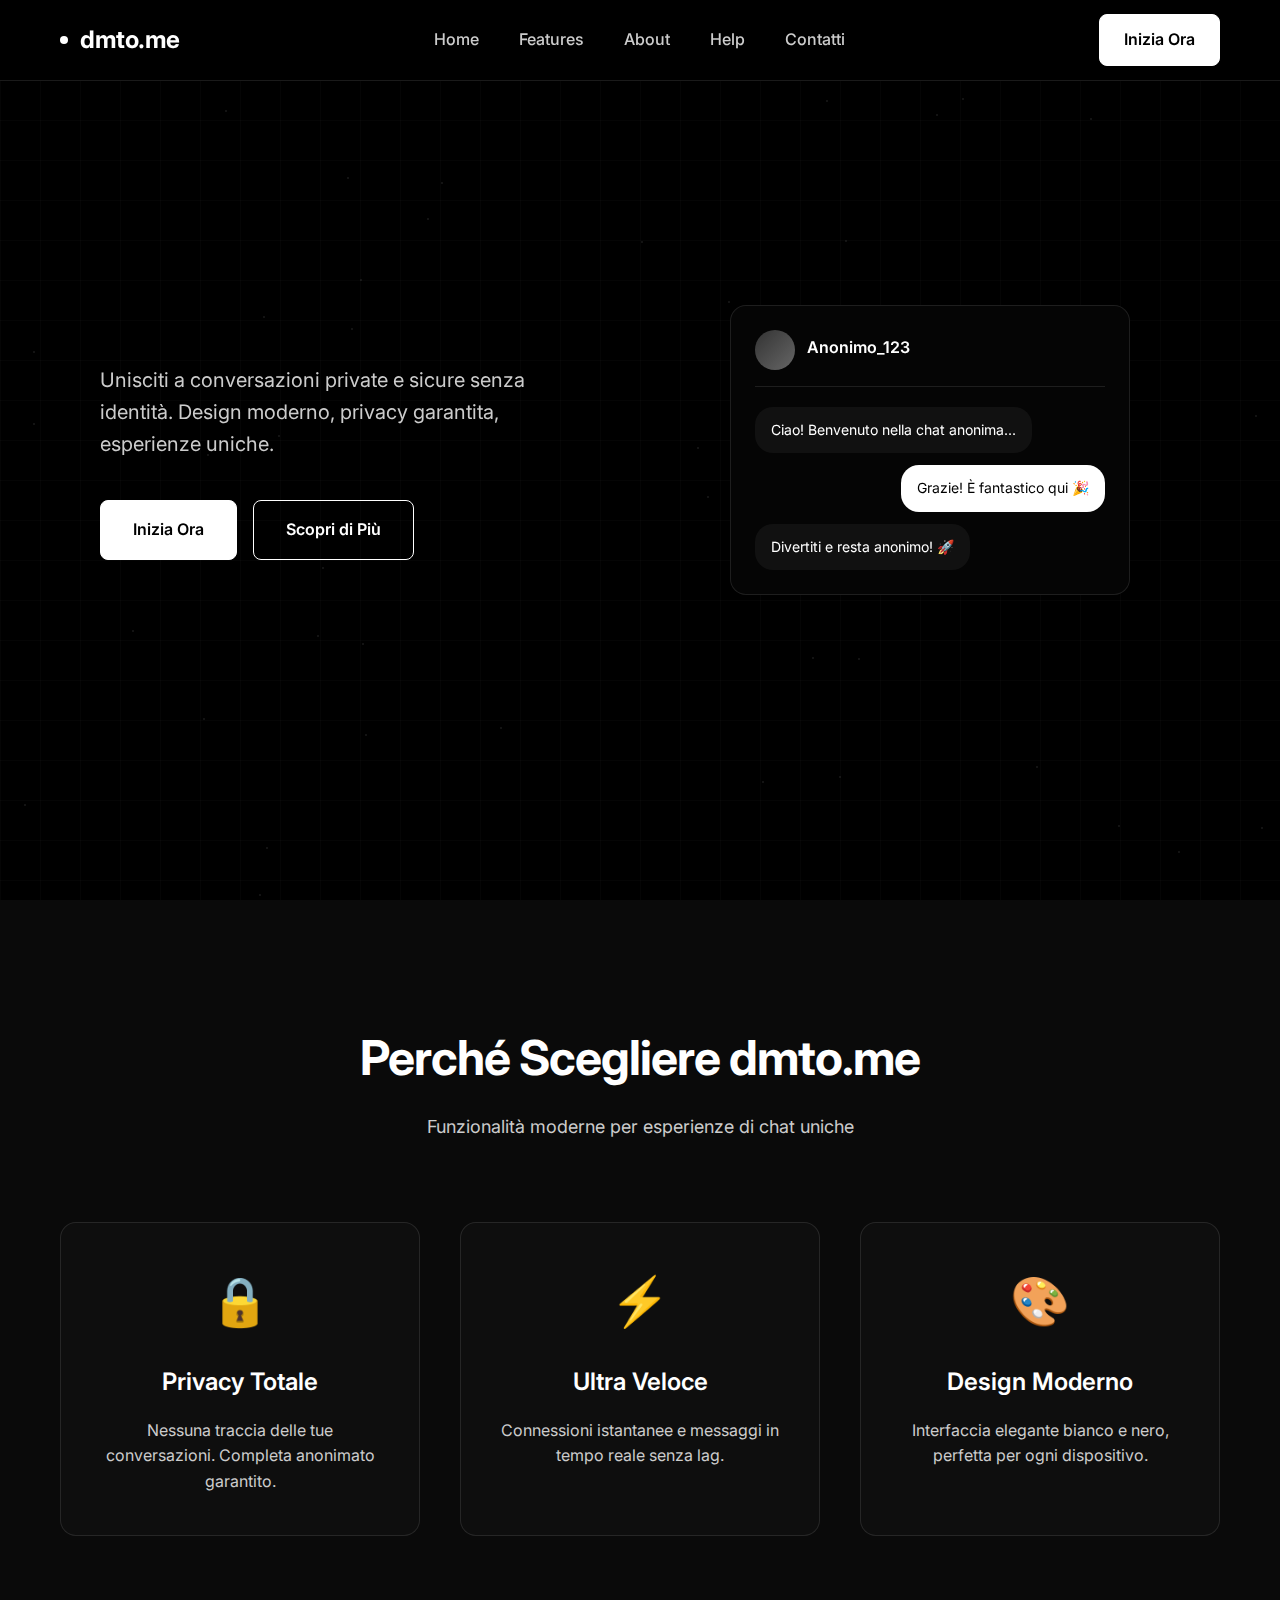
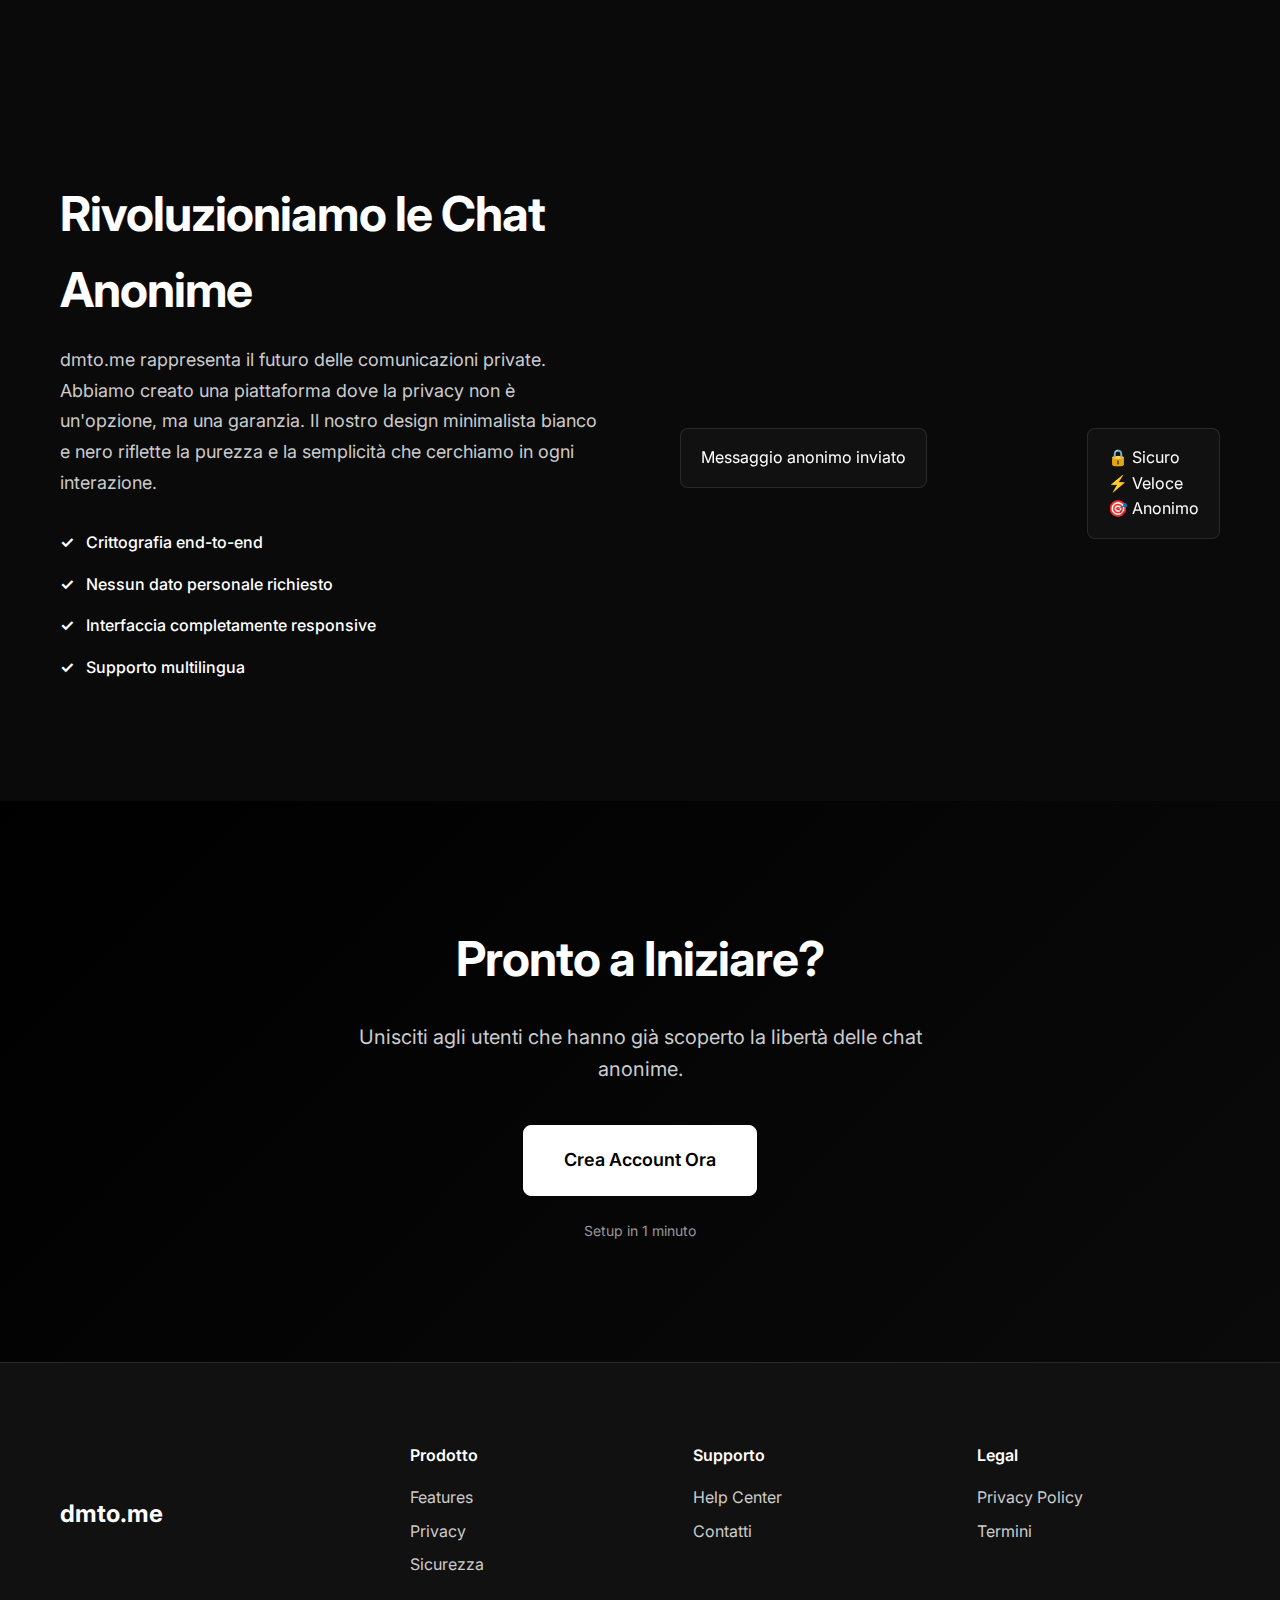
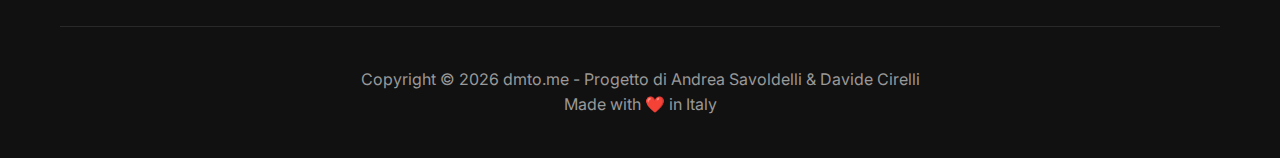
<file: index.html>
<!DOCTYPE html>
<html lang="it">
<head>
    <meta charset="UTF-8">
    <meta name="viewport" content="width=device-width, initial-scale=1.0">
    <title>dmto.me - Chat Anonime Moderne</title>
    <meta name="description" content="Chat completamente anonime - Design moderno bianco e nero">
    <meta name="theme-color" content="#000000">
    <link rel="icon" type="image/x-icon" href="./favicon.ico">
    <link rel="icon" type="image/png" sizes="16x16" href="./favicon-16x16.png">
    <link rel="icon" type="image/png" sizes="32x32" href="./favicon-32x32.png">
    <link rel="apple-touch-icon" sizes="180x180" href="./apple-touch-icon.png">
    <link rel="manifest" href="../site.webmanifest">
    <link rel="stylesheet" href="style.css">
    <link href="https://fonts.googleapis.com/css2?family=Inter:wght@300;400;500;600;700&display=swap" rel="stylesheet">
</head>
<body>
    <!-- Background Grid -->
    <div class="bg-grid"></div>

    <!-- Navigation -->
    <nav class="nav">
        <div class="nav-container">
            <div class="nav-brand">
                <span class="nav-dot"></span>
                <span class="nav-text">dmto.me</span>
            </div>
            <div class="nav-links">
                <a href="#home" class="nav-link">Home</a>
                <a href="#features" class="nav-link">Features</a>
                <a href="#about" class="nav-link">About</a>
                <a href="help.html" class="nav-link">Help</a>
                <a href="contatti.html" class="nav-link">Contatti</a>
            </div>
            <a href="../app/index.html" class="nav-cta">Inizia Ora</a>
        </div>
    </nav>

    <!-- Hero Section -->
    <section id="home" class="hero">
        <div class="hero-container">
            <div class="hero-content">
                
                <h1 class="hero-title">
                    Chat 100% Anonime<br>
                   
                </h1>
                <p class="hero-description">
                    Unisciti a conversazioni private e sicure senza identità.
                    Design moderno, privacy garantita, esperienze uniche.
                </p>
                <div class="hero-actions">
                    <a href="../app/index.html" class="btn-primary">Inizia Ora</a>
                    <a href="#features" class="btn-secondary">Scopri di Più</a>
                </div>
            </div>
            <div class="hero-visual">
                <div class="hero-card">
                    <div class="card-header">
                        <div class="user-avatar"></div>
                        <div class="user-info">
                            <div class="user-name">Anonimo_123</div>
                           
                        </div>
                    </div>
                    <div class="chat-preview">
                        <div class="message received">
                            <span>Ciao! Benvenuto nella chat anonima...</span>
                        </div>
                        <div class="message sent">
                            <span>Grazie! È fantastico qui 🎉</span>
                        </div>
                        <div class="message received">
                            <span>Divertiti e resta anonimo! 🚀</span>
                        </div>
                    </div>
                </div>
            </div>
        </div>
    </section>

    <!-- Features Section -->
    <section id="features" class="features">
        <div class="container">
            <div class="section-header">
                <h2 class="section-title">Perché Scegliere dmto.me</h2>
                <p class="section-description">Funzionalità moderne per esperienze di chat uniche</p>
            </div>
            <div class="features-grid">
                <div class="feature-card">
                    <div class="feature-icon">🔒</div>
                    <h3 class="feature-title">Privacy Totale</h3>
                    <p class="feature-description">Nessuna traccia delle tue conversazioni. Completa anonimato garantito.</p>
                </div>
                <div class="feature-card">
                    <div class="feature-icon">⚡</div>
                    <h3 class="feature-title">Ultra Veloce</h3>
                    <p class="feature-description">Connessioni istantanee e messaggi in tempo reale senza lag.</p>
                </div>
                <div class="feature-card">
                    <div class="feature-icon">🎨</div>
                    <h3 class="feature-title">Design Moderno</h3>
                    <p class="feature-description">Interfaccia elegante bianco e nero, perfetta per ogni dispositivo.</p>
                </div>
                
            </div>
        </div>
    </section>

    

    <!-- About Section -->
    <section id="about" class="about">
        <div class="container">
            <div class="about-content">
                <div class="about-text">
                    <h2 class="section-title">Rivoluzioniamo le Chat Anonime</h2>
                    <p class="about-description">
                        dmto.me rappresenta il futuro delle comunicazioni private. Abbiamo creato una piattaforma
                        dove la privacy non è un'opzione, ma una garanzia. Il nostro design minimalista bianco e nero
                        riflette la purezza e la semplicità che cerchiamo in ogni interazione.
                    </p>
                    <div class="about-features">
                        <div class="about-feature">
                            <span class="check">✓</span>
                            <span>Crittografia end-to-end</span>
                        </div>
                        <div class="about-feature">
                            <span class="check">✓</span>
                            <span>Nessun dato personale richiesto</span>
                        </div>
                        <div class="about-feature">
                            <span class="check">✓</span>
                            <span>Interfaccia completamente responsive</span>
                        </div>
                        <div class="about-feature">
                            <span class="check">✓</span>
                            <span>Supporto multilingua</span>
                        </div>
                    </div>
                </div>
                <div class="about-visual">
                    <div class="floating-card card-1">
                        <div class="mini-chat">
                            <div class="mini-message">Messaggio anonimo inviato</div>
                        </div>
                    </div>
                    <div class="floating-card card-2">
                        <div class="mini-stats">
                            <div class="mini-stat">🔒 Sicuro</div>
                            <div class="mini-stat">⚡ Veloce</div>
                            <div class="mini-stat">🎯 Anonimo</div>
                        </div>
                    </div>
                    
                </div>
            </div>
        </div>
    </section>

    <!-- CTA Section -->
    <section class="cta-section">
        <div class="container">
            <div class="cta-content">
                <h2 class="cta-title">Pronto a Iniziare?</h2>
                <p class="cta-description">Unisciti agli utenti che hanno già scoperto la libertà delle chat anonime.</p>
                <a href="../app/index.html" class="btn-primary large">Crea Account Ora</a>
                <p class="cta-note">Setup in 1 minuto</p>
            </div>
        </div>
    </section>

    <!-- Footer -->
    <footer id="contact" class="footer">
        <div class="container">
            <div class="footer-content">
                <div class="footer-brand">
                    
                    <span class="nav-text">dmto.me</span>
                </div>
                <div class="footer-links">
                    <div class="footer-section">
                        <h4>Prodotto</h4>
                        <a href="#">Features</a>
                        <a href="#">Privacy</a>
                        <a href="#">Sicurezza</a>
                    </div>
                    <div class="footer-section">
                        <h4>Supporto</h4>
                        <a href="help.html">Help Center</a>
                        <a href="contatti.html">Contatti</a>
                        
                    </div>
                    <div class="footer-section">
                        <h4>Legal</h4>
                        <a href="../app/privacy-policy.html">Privacy Policy</a>
                        <a href="../app/terms-conditions.html">Termini</a>
                        
                    </div>
                </div>
            </div>
            <div class="footer-bottom">
                <p>Copyright © 2026 dmto.me - Progetto di Andrea Savoldelli & Davide Cirelli<br>Made with ❤️ in Italy</p>
            </div>
        </div>
    </footer>

    <script src="script.js"></script>
</body>
</html>
</file>
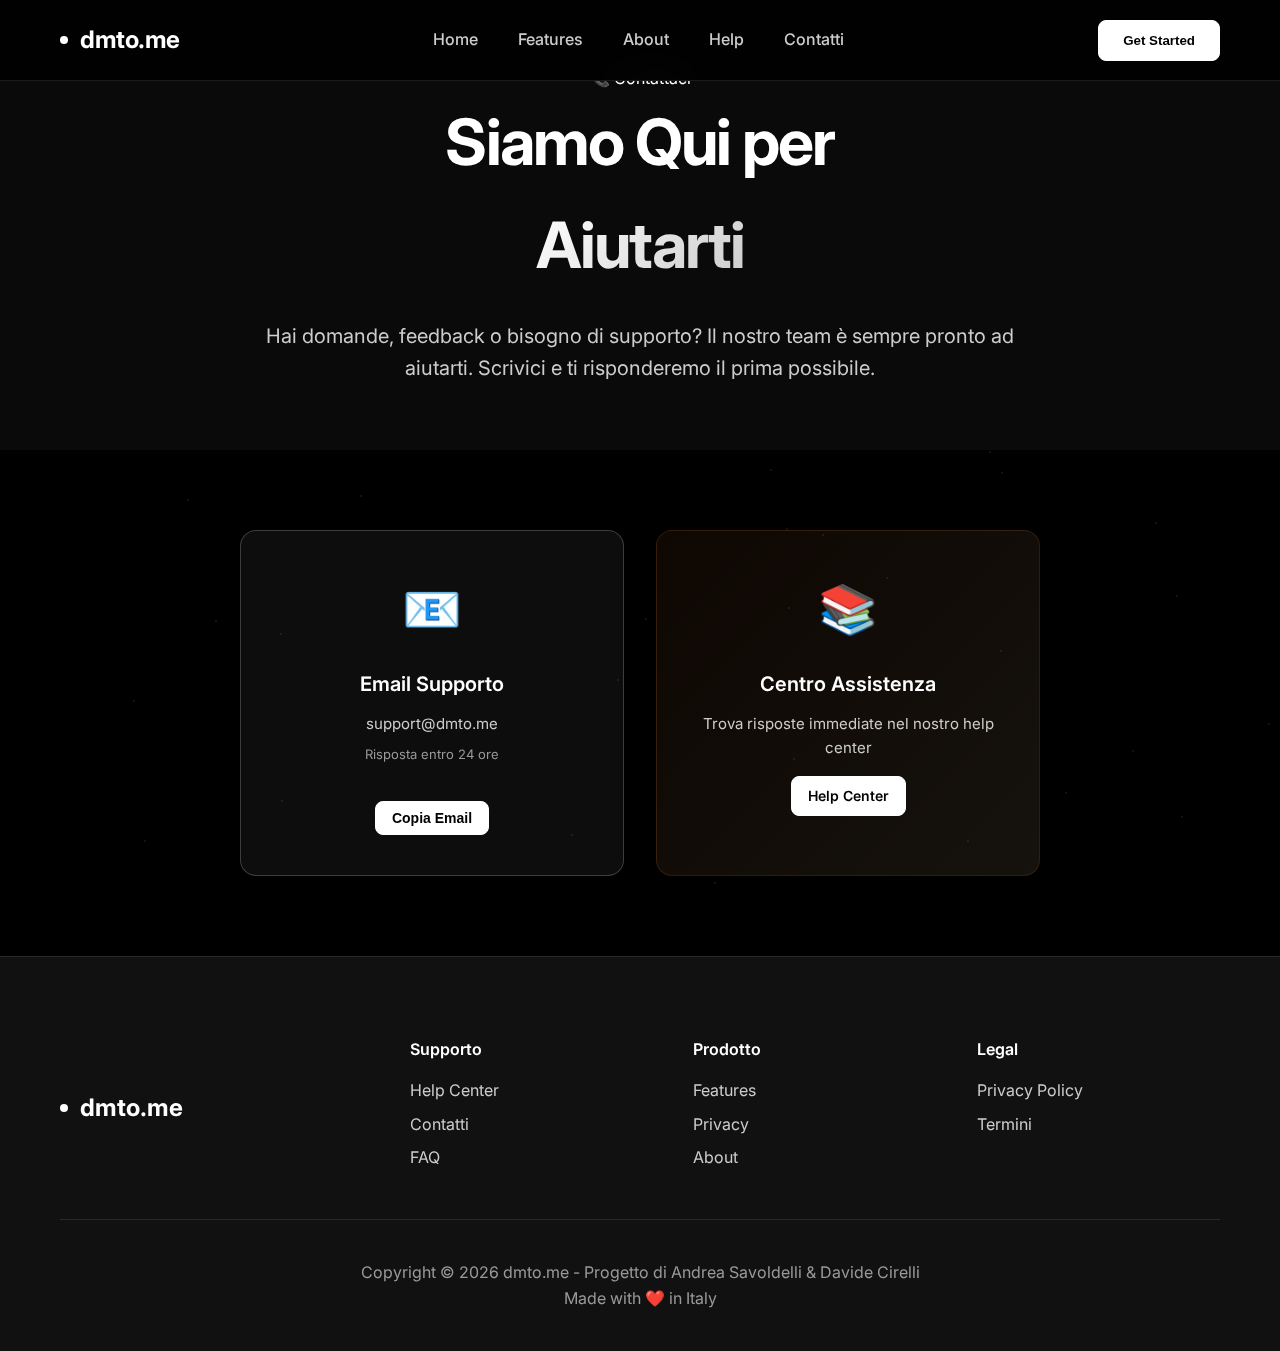
<file: contatti.html>
<!DOCTYPE html>
<html lang="it">
<head>
    <meta charset="UTF-8">
    <meta name="viewport" content="width=device-width, initial-scale=1.0">
    <title>Contatti - dmto.me</title>
    <meta name="description" content="Contatta il team di dmto.me - Supporto e assistenza per le chat anonime">
    <meta name="theme-color" content="#000000">
    <link rel="icon" type="image/x-icon" href="./favicon.ico">
    <link rel="icon" type="image/png" sizes="16x16" href="./favicon-16x16.png">
    <link rel="icon" type="image/png" sizes="32x32" href="./favicon-32x32.png">
    <link rel="apple-touch-icon" sizes="180x180" href="./apple-touch-icon.png">
    <link rel="manifest" href="../site.webmanifest">
    <link rel="stylesheet" href="style.css">
    <link href="https://fonts.googleapis.com/css2?family=Inter:wght@300;400;500;600;700&display=swap" rel="stylesheet">
</head>
<body>
    <!-- Navigation -->
    <nav class="nav">
        <div class="nav-container">
            <div class="nav-brand">
                <span class="nav-dot"></span>
                <span class="nav-text">dmto.me</span>
            </div>
            <div class="nav-links">
                <a href="index.html" class="nav-link">Home</a>
                <a href="#features" class="nav-link">Features</a>
                <a href="#about" class="nav-link">About</a>
                <a href="help.html" class="nav-link">Help</a>
                <a href="contatti.html" class="nav-link active">Contatti</a>
            </div>
            <button class="nav-cta">Get Started</button>
        </div>
    </nav>

    <!-- Contact Hero -->
    <section class="contact-hero">
        <div class="container">
            <div class="contact-hero-content">
                <div class="help-badge">
                    <span>📞 Contattaci</span>
                </div>
                <h1 class="contact-title">
                    Siamo Qui per<br>
                    <span class="hero-accent">Aiutarti</span>
                </h1>
                <p class="contact-description">
                    Hai domande, feedback o bisogno di supporto? Il nostro team è sempre pronto ad aiutarti.
                    Scrivici e ti risponderemo il prima possibile.
                </p>
                
            </div>
        </div>
        
    </section>

    <!-- Contact Info Section -->
    <section class="contact-section">
        <div class="container">
            <div class="contact-info" style="max-width: 800px; margin: 0 auto;">
                <div class="info-card primary">
                    <div class="info-icon">📧</div>
                    <h3>Email Supporto</h3>
                    <p>support@dmto.me</p>
                    <small>Risposta entro 24 ore</small>
                    <button class="btn-primary small" onclick="copyToClipboard('support@dmto.me')">Copia Email</button>
                </div>

                <div class="info-card help">
                    <div class="info-icon">📚</div>
                    <h3>Centro Assistenza</h3>
                    <p>Trova risposte immediate nel nostro help center</p>
                    <a href="help.html" class="btn-primary small" style="display: inline-block; margin-top: 8px; text-decoration: none;">Help Center</a>
                </div>
            </div>
        </div>
    </section>

    <!-- Footer -->
    <footer class="footer">
        <div class="container">
            <div class="footer-content">
                <div class="footer-brand">
                    <span class="nav-dot"></span>
                    <span class="nav-text">dmto.me</span>
                </div>
                <div class="footer-links">
                    <div class="footer-section">
                        <h4>Supporto</h4>
                        <a href="help.html">Help Center</a>
                        <a href="contatti.html">Contatti</a>
                        <a href="#faq">FAQ</a>
                    </div>
                    <div class="footer-section">
                        <h4>Prodotto</h4>
                        <a href="index.html">Features</a>
                        <a href="index.html#privacy">Privacy</a>
                        <a href="index.html#about">About</a>
                    </div>
                    <div class="footer-section">
                        <h4>Legal</h4>
                        <a href="../app/privacy-policy.html">Privacy Policy</a>
                        <a href="../app/terms-conditions.html">Termini</a>
                        
                    </div>
                </div>
            </div>
            <div class="footer-bottom">
                <p>Copyright © 2026 dmto.me - Progetto di Andrea Savoldelli & Davide Cirelli<br>Made with ❤️ in Italy</p>
            </div>
        </div>
    </footer>

    <script src="script.js"></script>
    <script>
        document.addEventListener('DOMContentLoaded', function() {
            // Copy to clipboard function
            window.copyToClipboard = function(text) {
                navigator.clipboard.writeText(text).then(() => {
                    showNotification('Email copiato negli appunti!', 'success');
                }).catch(() => {
                    showNotification('Errore nella copia', 'error');
                });
            };

            // Notification system
            function showNotification(message, type = 'info') {
                const notification = document.createElement('div');
                notification.className = `notification notification-${type}`;
                notification.innerHTML = `
                    <div class="notification-content">
                        <span class="notification-icon">
                            ${type === 'success' ? '✅' : type === 'error' ? '❌' : 'ℹ️'}
                        </span>
                        <span class="notification-text">${message}</span>
                    </div>
                `;

                document.body.appendChild(notification);

                // Animate in
                setTimeout(() => notification.classList.add('show'), 10);

                // Auto remove
                setTimeout(() => {
                    notification.classList.remove('show');
                    setTimeout(() => notification.remove(), 300);
                }, 4000);
            }
        });
    </script>

    <style>
        /* Additional styles for contact page */
        .contact-section {
            padding: 80px 0;
        }

        .contact-info {
            display: grid;
            grid-template-columns: repeat(auto-fit, minmax(280px, 1fr));
            gap: 32px;
        }

        .info-card {
            background: rgba(255, 255, 255, 0.02);
            border: 1px solid var(--border);
            border-radius: var(--radius-large);
            padding: 40px 30px;
            text-align: center;
            transition: var(--transition);
        }

        .info-card:hover {
            border-color: var(--border-hover);
            transform: translateY(-4px);
            background: rgba(255, 255, 255, 0.03);
        }

        .info-icon {
            font-size: 48px;
            margin-bottom: 20px;
        }

        .info-card h3 {
            margin-bottom: 12px;
            font-size: 20px;
            font-weight: 600;
        }

        .info-card p {
            color: var(--text-secondary);
            margin-bottom: 8px;
            font-size: 15px;
        }

        .info-card small {
            color: var(--text-muted);
            font-size: 13px;
            display: block;
            margin-bottom: 20px;
        }

        .info-card .btn-primary,
        .info-card .btn-secondary {
            margin-top: 16px;
            display: inline-block;
            text-decoration: none;
            width: auto;
        }

        .phone-number {
            display: flex;
            flex-direction: column;
            gap: 12px;
            align-items: center;
        }

        .phone-number .number {
            font-size: 18px;
            font-weight: 500;
            color: var(--text-primary);
        }

        .notification {
            position: fixed;
            top: 20px;
            right: 20px;
            background: rgba(0, 0, 0, 0.9);
            border: 1px solid var(--border);
            border-radius: var(--radius);
            padding: 16px 20px;
            z-index: 10000;
            opacity: 0;
            transform: translateX(100%);
            transition: all 0.3s ease;
        }

        .notification.show {
            opacity: 1;
            transform: translateX(0);
        }

        .notification-content {
            display: flex;
            align-items: center;
            gap: 12px;
        }

        .notification-icon {
            font-size: 20px;
        }

        .notification-text {
            color: var(--text-primary);
            font-size: 14px;
        }

        /* Responsive */
        @media (max-width: 768px) {
            .contact-info {
                grid-template-columns: 1fr;
                gap: 24px;
            }

            .info-card {
                padding: 30px 20px;
            }
        }
    </style>
</body>
</html>
</file>
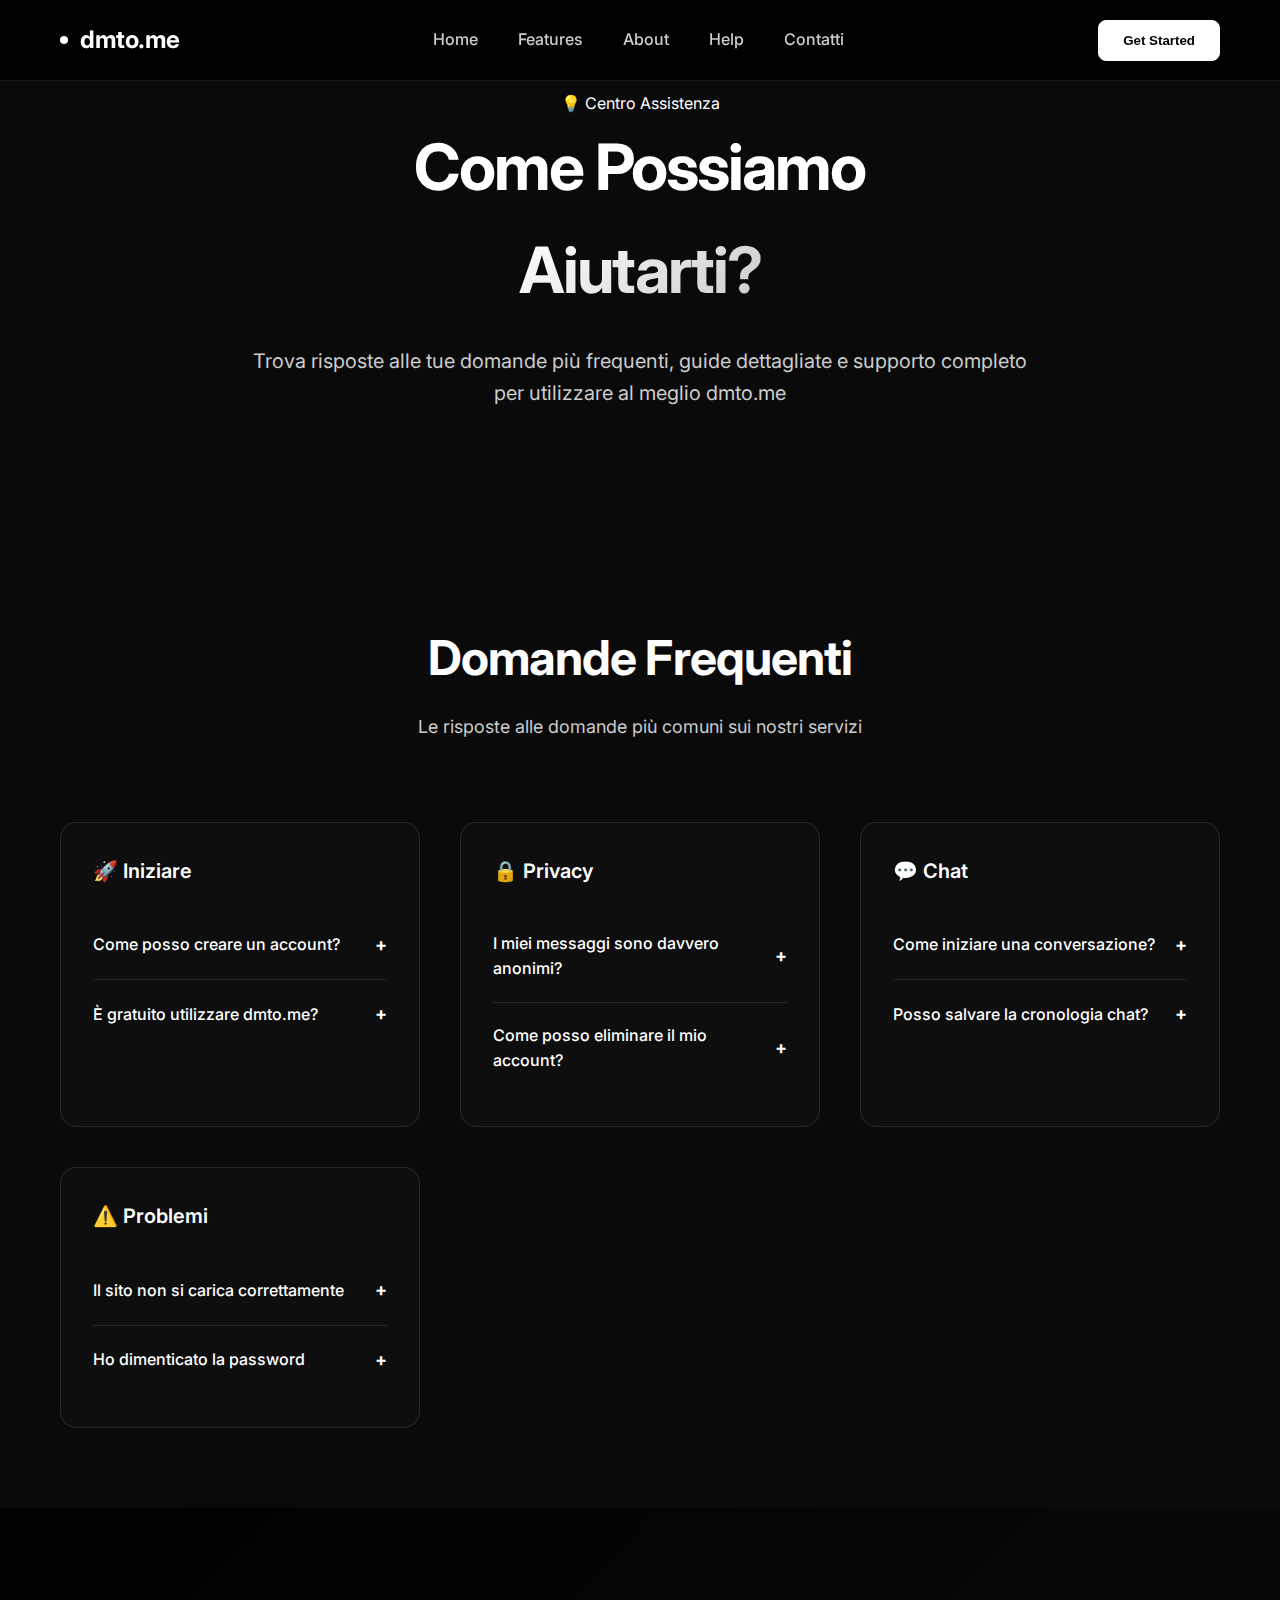
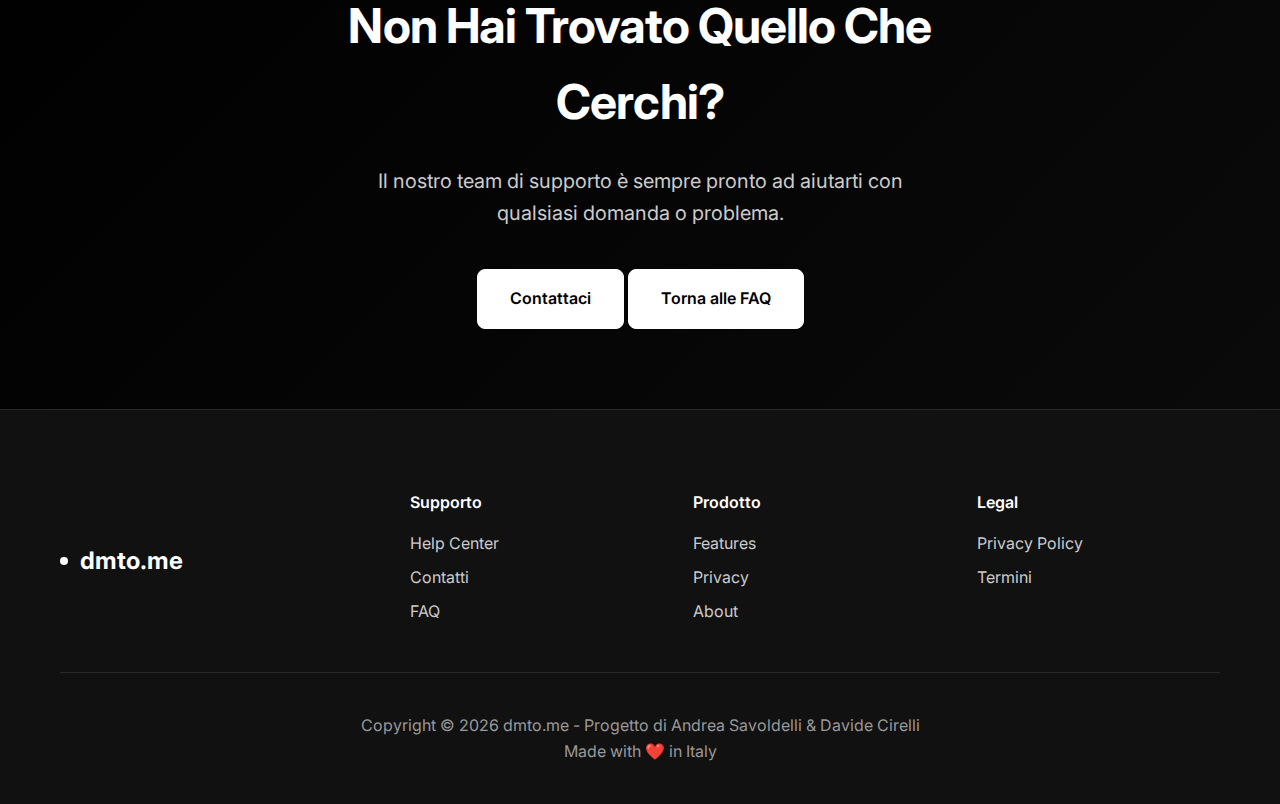
<file: help.html>
<!DOCTYPE html>
<html lang="it">
<head>
    <meta charset="UTF-8">
    <meta name="viewport" content="width=device-width, initial-scale=1.0">
    <title>Help Center - dmto.me</title>
    <meta name="description" content="Centro assistenza e supporto per dmto.me - Guida completa alle chat anonime">
    <meta name="theme-color" content="#000000">
    <link rel="icon" type="image/x-icon" href="./favicon.ico">
    <link rel="icon" type="image/png" sizes="16x16" href="./favicon-16x16.png">
    <link rel="icon" type="image/png" sizes="32x32" href="./favicon-32x32.png">
    <link rel="apple-touch-icon" sizes="180x180" href="./apple-touch-icon.png">
    <link rel="manifest" href="../site.webmanifest">
    <link rel="stylesheet" href="style.css">
    <link href="https://fonts.googleapis.com/css2?family=Inter:wght@300;400;500;600;700&display=swap" rel="stylesheet">
</head>
<body>
    <!-- Navigation -->
    <nav class="nav">
        <div class="nav-container">
            <div class="nav-brand">
                <span class="nav-dot"></span>
                <span class="nav-text">dmto.me</span>
            </div>
            <div class="nav-links">
                <a href="index.html" class="nav-link">Home</a>
                <a href="#features" class="nav-link">Features</a>
                <a href="#about" class="nav-link">About</a>
                <a href="help.html" class="nav-link active">Help</a>
                <a href="contatti.html" class="nav-link">Contatti</a>
            </div>
            <button class="nav-cta">Get Started</button>
        </div>
    </nav>

    <!-- Help Hero -->
    <section class="help-hero">
        <div class="container">
            <div class="help-hero-content">
                <div class="help-badge">
                    <span>💡 Centro Assistenza</span>
                </div>
                <h1 class="help-title">
                    Come Possiamo<br>
                    <span class="hero-accent">Aiutarti?</span>
                </h1>
                <p class="help-description">
                    Trova risposte alle tue domande più frequenti, guide dettagliate e supporto completo per utilizzare al meglio dmto.me
                </p>
                
            </div>
        </div>
    </section>

    

    <!-- FAQ Section -->
    <section id="faq" class="faq-section">
        <div class="container">
            <div class="section-header">
                <h2 class="section-title">Domande Frequenti</h2>
                <p class="section-description">Le risposte alle domande più comuni sui nostri servizi</p>
            </div>

            <div class="faq-grid">
                <div class="faq-category">
                    <h3>🚀 Iniziare</h3>
                    <div class="faq-item">
                        <div class="faq-question">
                            <span>Come posso creare un account?</span>
                            <span class="faq-toggle">+</span>
                        </div>
                        <div class="faq-answer">
                            <p>Clicca sul pulsante "Registrati" nella homepage e compila il form con username, email e password. Riceverai una conferma via email per attivare il tuo account.</p>
                        </div>
                    </div>
                    <div class="faq-item">
                        <div class="faq-question">
                            <span>È gratuito utilizzare dmto.me?</span>
                            <span class="faq-toggle">+</span>
                        </div>
                        <div class="faq-answer">
                            <p>Sì! dmto.me offre un servizio completamente gratuito con tutte le funzionalità base. Non ci sono costi nascosti o limitazioni per gli utenti registrati.</p>
                        </div>
                    </div>
                </div>

                <div class="faq-category">
                    <h3>🔒 Privacy</h3>
                    <div class="faq-item">
                        <div class="faq-question">
                            <span>I miei messaggi sono davvero anonimi?</span>
                            <span class="faq-toggle">+</span>
                        </div>
                        <div class="faq-answer">
                            <p>Assolutamente sì. Utilizziamo crittografia end-to-end e non salviamo i contenuti delle chat sui nostri server. L'anonimato è garantito dalla nostra architettura di privacy-first.</p>
                        </div>
                    </div>
                    <div class="faq-item">
                        <div class="faq-question">
                            <span>Come posso eliminare il mio account?</span>
                            <span class="faq-toggle">+</span>
                        </div>
                        <div class="faq-answer">
                            <p>Vai nelle impostazioni del profilo e clicca su "Elimina Account". Tutti i tuoi dati verranno cancellati permanentemente dai nostri sistemi.</p>
                        </div>
                    </div>
                </div>

                <div class="faq-category">
                    <h3>💬 Chat</h3>
                    <div class="faq-item">
                        <div class="faq-question">
                            <span>Come iniziare una conversazione?</span>
                            <span class="faq-toggle">+</span>
                        </div>
                        <div class="faq-answer">
                            <p>Dalla dashboard principale, clicca su "Nuova Chat" e seleziona un contatto dalla lista o cerca per username. Le chat sono sempre temporanee per massima privacy.</p>
                        </div>
                    </div>
                    <div class="faq-item">
                        <div class="faq-question">
                            <span>Posso salvare la cronologia chat?</span>
                            <span class="faq-toggle">+</span>
                        </div>
                        <div class="faq-answer">
                            <p>No, per motivi di privacy non salviamo la cronologia. Tutte le conversazioni sono temporanee e vengono eliminate automaticamente dopo un periodo di inattività.</p>
                        </div>
                    </div>
                </div>

                <div class="faq-category">
                    <h3>⚠️ Problemi</h3>
                    <div class="faq-item">
                        <div class="faq-question">
                            <span>Il sito non si carica correttamente</span>
                            <span class="faq-toggle">+</span>
                        </div>
                        <div class="faq-answer">
                            <p>Prova a svuotare la cache del browser o usa una connessione internet stabile. Se il problema persiste, contattaci per assistenza tecnica.</p>
                        </div>
                    </div>
                    <div class="faq-item">
                        <div class="faq-question">
                            <span>Ho dimenticato la password</span>
                            <span class="faq-toggle">+</span>
                        </div>
                        <div class="faq-answer">
                            <p>Clicca su "Password dimenticata" nella pagina di login e inserisci la tua email. Riceverai le istruzioni per il reset entro pochi minuti.</p>
                        </div>
                    </div>
                </div>
            </div>
        </div>
    </section>

    <!-- Guides Section -->
    

    <!-- Contact CTA -->
    <section class="contact-cta">
        <div class="container">
            <div class="cta-content">
                <h2 class="cta-title">Non Hai Trovato Quello Che Cerchi?</h2>
                <p class="cta-description">Il nostro team di supporto è sempre pronto ad aiutarti con qualsiasi domanda o problema.</p>
                <div class="cta-actions">
                    <a href="contatti.html" class="btn-primary">Contattaci</a>
                    <a href="#faq" class="btn-primary">Torna alle FAQ</a>
                </div>
            </div>
        </div>
    </section>

    <!-- Footer -->
    <footer class="footer">
        <div class="container">
            <div class="footer-content">
                <div class="footer-brand">
                    <span class="nav-dot"></span>
                    <span class="nav-text">dmto.me</span>
                </div>
                <div class="footer-links">
                    <div class="footer-section">
                        <h4>Supporto</h4>
                        <a href="help.html">Help Center</a>
                        <a href="contatti.html">Contatti</a>
                        <a href="#faq">FAQ</a>
                    </div>
                    <div class="footer-section">
                        <h4>Prodotto</h4>
                        <a href="index.html">Features</a>
                        <a href="index.html#privacy">Privacy</a>
                        <a href="index.html#about">About</a>
                    </div>
                    <div class="footer-section">
                        <h4>Legal</h4>
                        <a href="../app/privacy-policy.html">Privacy Policy</a>
                        <a href="../app/terms-conditions.html">Termini</a>
                        
                    </div>
                </div>
            </div>
            <div class="footer-bottom">
                <p>Copyright © 2026 dmto.me - Progetto di Andrea Savoldelli & Davide Cirelli<br>Made with ❤️ in Italy</p>
            </div>
        </div>
    </footer>

    <script src="script.js"></script>
    <script>
        // FAQ Accordion functionality
        document.addEventListener('DOMContentLoaded', function() {
            const faqItems = document.querySelectorAll('.faq-item');

            faqItems.forEach(item => {
                const question = item.querySelector('.faq-question');
                const answer = item.querySelector('.faq-answer');
                const toggle = item.querySelector('.faq-toggle');

                question.addEventListener('click', () => {
                    const isOpen = answer.style.display === 'block';

                    // Close all other FAQ items
                    document.querySelectorAll('.faq-answer').forEach(ans => {
                        ans.style.display = 'none';
                    });
                    document.querySelectorAll('.faq-toggle').forEach(tog => {
                        tog.textContent = '+';
                    });

                    // Toggle current item
                    if (!isOpen) {
                        answer.style.display = 'block';
                        toggle.textContent = '−';
                    }
                });
            });

            // Search functionality
            const searchInput = document.querySelector('.search-input');
            const searchBtn = document.querySelector('.search-btn');

            function performSearch() {
                const query = searchInput.value.toLowerCase();
                const faqItems = document.querySelectorAll('.faq-item');

                faqItems.forEach(item => {
                    const question = item.querySelector('.faq-question span').textContent.toLowerCase();
                    const answer = item.querySelector('.faq-answer').textContent.toLowerCase();

                    if (question.includes(query) || answer.includes(query)) {
                        item.style.display = 'block';
                    } else {
                        item.style.display = 'none';
                    }
                });
            }

            searchBtn.addEventListener('click', performSearch);
            searchInput.addEventListener('keyup', function(e) {
                if (e.key === 'Enter') {
                    performSearch();
                }
            });
        });
    </script>
</body>
</html>
</file>
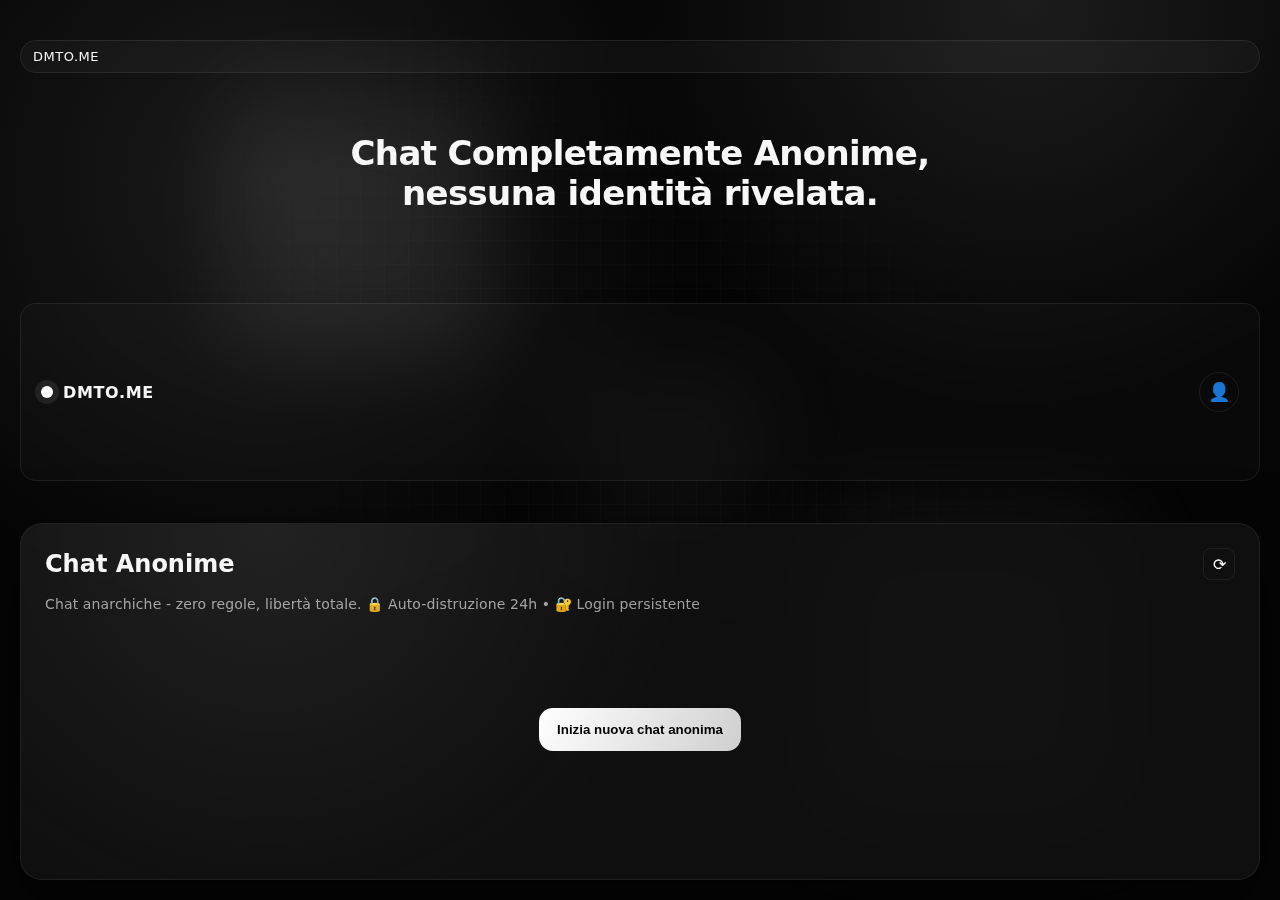
<file: app/chat.html>
<!doctype html>
<html lang="it">
<head>
  <meta charset="UTF-8">
  <meta name="viewport" content="width=device-width, initial-scale=1.0">
  <title>Chat Anonime | dmto.me</title>
  <meta name="description" content="Chat completamente anonime senza identità - libertà assoluta">
  <meta name="theme-color" content="#000000">
  <meta name="apple-mobile-web-app-capable" content="yes">
  <meta name="apple-mobile-web-app-status-bar-style" content="black-translucent">
  <meta name="apple-mobile-web-app-title" content="dmto.me">
  <meta name="mobile-web-app-capable" content="yes">
  <link rel="manifest" href="./manifest.json">
  <link rel="icon" type="image/x-icon" href="./favicon.ico">
  <link rel="icon" type="image/png" sizes="16x16" href="./favicon-16x16.png">
  <link rel="icon" type="image/png" sizes="32x32" href="./favicon-32x32.png">
  <link rel="apple-touch-icon" sizes="180x180" href="./apple-touch-icon.png">
  <link rel="stylesheet" href="./style.css">

  <!-- Firebase SDK -->
  <script src="https://www.gstatic.com/firebasejs/9.22.0/firebase-app-compat.js"></script>
  <script src="https://www.gstatic.com/firebasejs/9.22.0/firebase-auth-compat.js"></script>
  <script src="https://www.gstatic.com/firebasejs/9.22.0/firebase-firestore-compat.js"></script>
  <script src="https://www.gstatic.com/firebasejs/9.22.0/firebase-storage-compat.js"></script>
  <script src="./firebase-config.js"></script>
</head>
<body>
  <div class="bg-grid"></div>
  <div class="glow glow--1"></div>
  <div class="glow glow--2"></div>
  <div class="glow glow--3"></div>

  <main class="shell">
    <div class="hero">
      <span class="pill">dmto.me</span>
      <h1>Chat Completamente Anonime,<br>nessuna identità rivelata.</h1>
      

    </div>

    <nav class="top-nav">
      <div class="brand">
        <span class="dot"></span>
        <div class="brand__text">
          <span class="word">dmto.me</span>
          
        </div>
      </div>
      <div class="nav-actions">
        
        <button class="btn-profile" onclick="goToProfile()" id="profileButton">👤</button>
      </div>
    </nav>

    <section class="card chat-container">
      <header class="card__header">
        <h2 class="chat-title">Chat Anonime</h2>
        <button class="btn-refresh" onclick="refreshChats()">⟳</button>
      </header>

      <p class="eyebrow">Chat anarchiche - zero regole, libertà totale. 🔒 Auto-distruzione 24h • 🔐 Login persistente</p>

      <div class="chat-list" id="chatList">
        <!-- Le chat verranno caricate dinamicamente da Firebase -->
      </div>

      <div class="chat-actions">
        <button class="cta" onclick="startNewChat()">Inizia nuova chat anonima</button>
      </div>
    </section>
  </main>

  <script src="./chat.js"></script>
  <script>
    // Registrazione Service Worker per PWA
    if ('serviceWorker' in navigator) {
      window.addEventListener('load', () => {
        navigator.serviceWorker.register('./sw.js')
          .then(registration => {
            console.log('Service Worker registrato con successo:', registration.scope);
          })
          .catch(error => {
            console.log('Registrazione Service Worker fallita:', error);
          });
      });
    }
  </script>
</body>
</html>
</file>
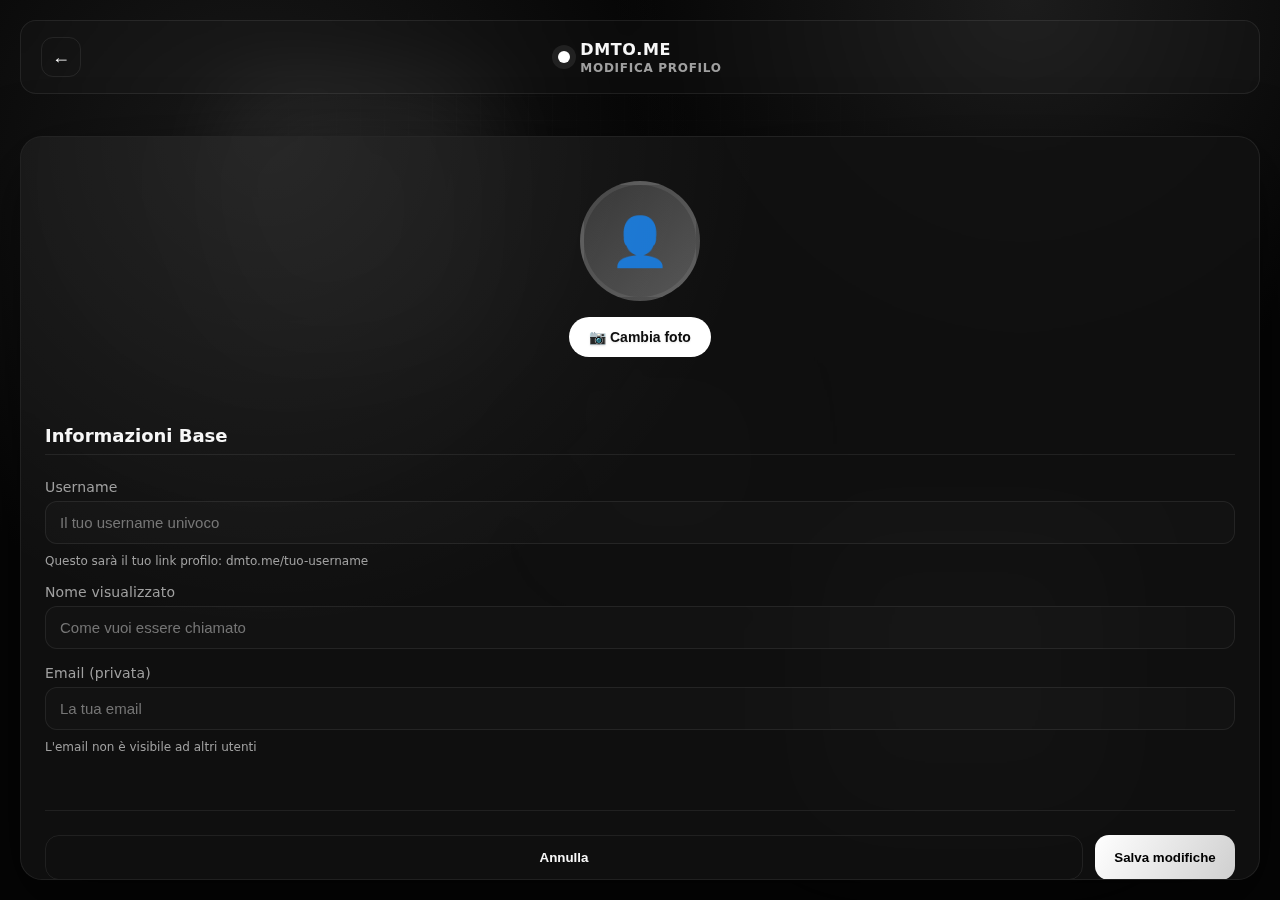
<file: app/edit-profile.html>
<!doctype html>
<html lang="it">
<head>
  <meta charset="UTF-8">
  <meta name="viewport" content="width=device-width, initial-scale=1.0">
  <title>Modifica Profilo | dmto.me</title>
  <meta name="description" content="Chat completamente anonime senza identità - libertà assoluta">
  <meta name="theme-color" content="#000000">
  <meta name="apple-mobile-web-app-capable" content="yes">
  <meta name="apple-mobile-web-app-status-bar-style" content="black-translucent">
  <meta name="apple-mobile-web-app-title" content="dmto.me">
  <meta name="mobile-web-app-capable" content="yes">
  <link rel="manifest" href="./manifest.json">
  <link rel="icon" type="image/x-icon" href="./favicon.ico">
  <link rel="icon" type="image/png" sizes="16x16" href="./favicon-16x16.png">
  <link rel="icon" type="image/png" sizes="32x32" href="./favicon-32x32.png">
  <link rel="apple-touch-icon" sizes="180x180" href="./apple-touch-icon.png">
  <link rel="stylesheet" href="./style.css">

  <!-- Firebase SDK -->
  <script src="https://www.gstatic.com/firebasejs/9.22.0/firebase-app-compat.js"></script>
  <script src="https://www.gstatic.com/firebasejs/9.22.0/firebase-auth-compat.js"></script>
  <script src="https://www.gstatic.com/firebasejs/9.22.0/firebase-firestore-compat.js"></script>
  <script src="https://www.gstatic.com/firebasejs/9.22.0/firebase-storage-compat.js"></script>
  <script src="./firebase-config.js"></script>
</head>
<body>
  <div class="bg-grid"></div>
  <div class="glow glow--1"></div>
  <div class="glow glow--2"></div>
  <div class="glow glow--3"></div>

  <main class="shell">
    <nav class="top-nav">
      <button class="btn-back" onclick="goBack()">←</button>
      <div class="brand">
        <span class="dot"></span>
        <div class="brand__text">
          <span class="word">dmto.me</span>
          <small>modifica profilo</small>
        </div>
      </div>
      <div class="nav-spacer"></div>
    </nav>

    <section class="card edit-profile-container">
      <div class="profile-photo-section">
        <div class="profile-photo-wrapper">
          <div class="profile-photo" id="profilePhotoPreview">
            👤
          </div>
          <button class="btn-change-photo" onclick="document.getElementById('photoInput').click()">
            📷 Cambia foto
          </button>
          <input type="file" id="photoInput" accept="image/*" style="display: none;" onchange="handlePhotoUpload(event)">
        </div>
      </div>

      <form class="edit-form" id="editForm" novalidate>
        <div class="form-section">
          <h3 class="section-title">Informazioni Base</h3>

          <label class="field">
            <span>Username</span>
            <input type="text" name="username" placeholder="Il tuo username univoco" maxlength="30" pattern="[a-zA-Z0-9_]+" title="Solo lettere, numeri e underscore">
            <small class="field-hint">Questo sarà il tuo link profilo: dmto.me/tuo-username</small>
          </label>

          <label class="field">
            <span>Nome visualizzato</span>
            <input type="text" name="displayName" placeholder="Come vuoi essere chiamato" maxlength="50">
          </label>

          <label class="field">
            <span>Email (privata)</span>
            <input type="email" name="email" placeholder="La tua email" readonly>
            <small class="field-hint">L'email non è visibile ad altri utenti</small>
          </label>
        </div>

       

        

        <div class="form-actions">
          <button type="button" class="btn-secondary" onclick="goBack()">Annulla</button>
          <button type="submit" class="cta">Salva modifiche</button>
        </div>
      </form>
    </section>
  </main>

  <script src="./edit-profile.js"></script>
  <script>
    // Registrazione Service Worker per PWA
    if ('serviceWorker' in navigator) {
      window.addEventListener('load', () => {
        navigator.serviceWorker.register('./sw.js')
          .then(registration => {
            console.log('Service Worker registrato con successo:', registration.scope);
          })
          .catch(error => {
            console.log('Registrazione Service Worker fallita:', error);
          });
      });
    }
  </script>
</body>
</html>
</file>
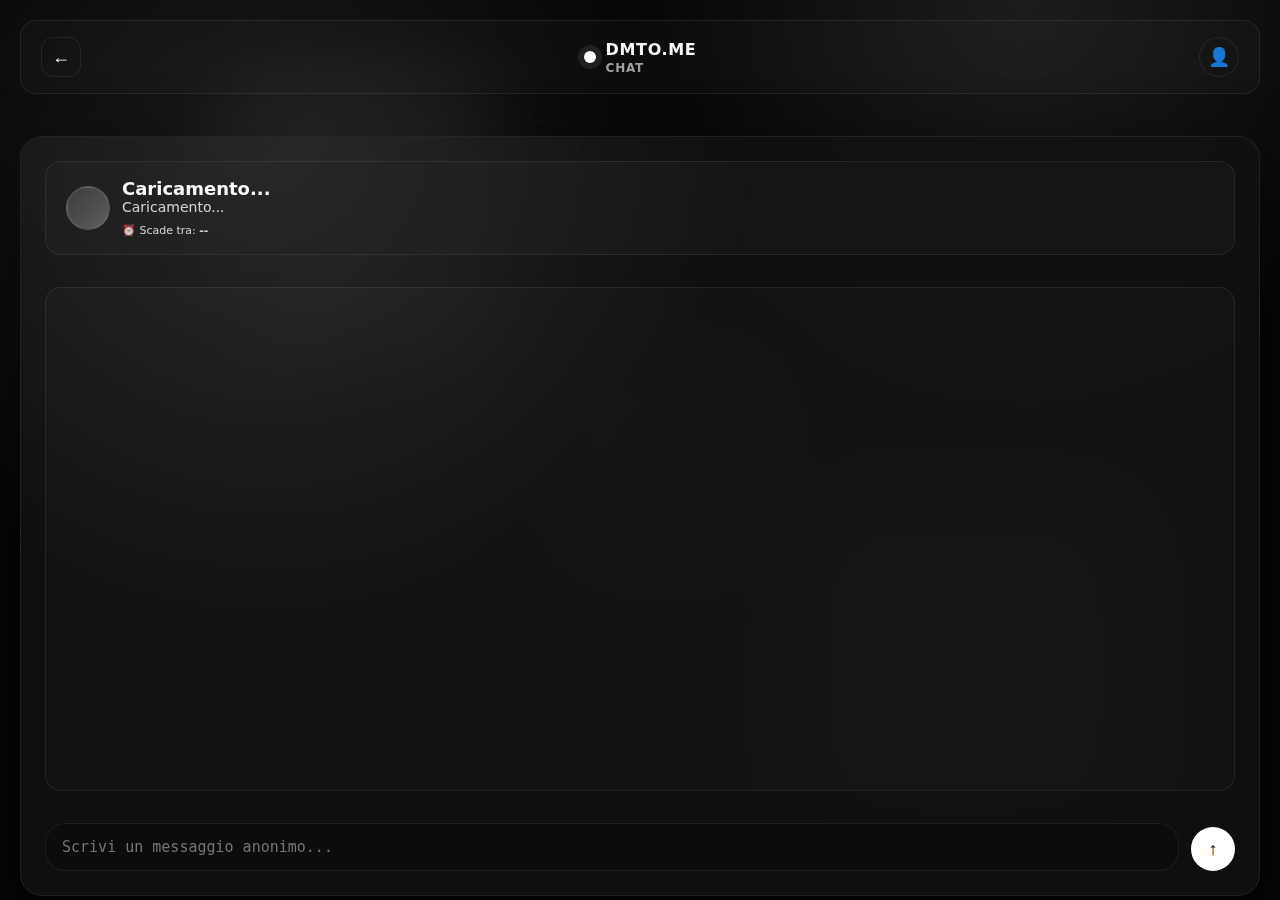
<file: app/message.html>
<!doctype html>
<html lang="it">
<head>
  <meta charset="UTF-8">
  <meta name="viewport" content="width=device-width, initial-scale=1.0">
  <title>Chat Anonima | dmto.me</title>
  <meta name="description" content="Chat completamente anonime senza identità - libertà assoluta">
  <meta name="theme-color" content="#000000">
  <meta name="apple-mobile-web-app-capable" content="yes">
  <meta name="apple-mobile-web-app-status-bar-style" content="black-translucent">
  <meta name="apple-mobile-web-app-title" content="dmto.me">
  <meta name="mobile-web-app-capable" content="yes">
  <link rel="manifest" href="./manifest.json">
  <link rel="icon" type="image/x-icon" href="./favicon.ico">
  <link rel="icon" type="image/png" sizes="16x16" href="./favicon-16x16.png">
  <link rel="icon" type="image/png" sizes="32x32" href="./favicon-32x32.png">
  <link rel="apple-touch-icon" sizes="180x180" href="./apple-touch-icon.png">
  <link rel="stylesheet" href="./style.css">

  <!-- Firebase SDK -->
  <script src="https://www.gstatic.com/firebasejs/9.22.0/firebase-app-compat.js"></script>
  <script src="https://www.gstatic.com/firebasejs/9.22.0/firebase-auth-compat.js"></script>
  <script src="https://www.gstatic.com/firebasejs/9.22.0/firebase-firestore-compat.js"></script>
  <script src="https://www.gstatic.com/firebasejs/9.22.0/firebase-storage-compat.js"></script>
  <script src="./firebase-config.js"></script>
</head>
<body>
  <div class="bg-grid"></div>
  <div class="glow glow--1"></div>
  <div class="glow glow--2"></div>
  <div class="glow glow--3"></div>

  <main class="shell">
    <nav class="top-nav">
      <button class="btn-back" onclick="goBack()">←</button>
      <div class="brand">
        <span class="dot"></span>
        <div class="brand__text">
          <span class="word">dmto.me</span>
          <small>chat</small>
        </div>
      </div>
      <button class="btn-profile" onclick="goToProfile()">👤</button>
    </nav>

    <section class="card message-container">
      <div class="message-header">
        <div class="message-partner">
          <div class="partner-avatar" id="partnerAvatar"></div>
          <div class="partner-info">
            <div class="partner-name" id="partnerName">Caricamento...</div>
            <div class="partner-status" id="partnerStatus">Caricamento...</div>
            <div class="expires-notice" id="expiresNotice">
              <small>⏰ Scade tra: <span id="expiresIn">--</span></small>
            </div>
          </div>
        </div>
      </div>

      <div class="message-area" id="messageArea">
        <!-- I messaggi verranno caricati dinamicamente da Firebase -->
      </div>

      <div class="message-input-area">
        <textarea
          class="message-input"
          id="messageInput"
          placeholder="Scrivi un messaggio anonimo..."
          rows="1"
          onkeydown="handleKeyPress(event)"
        ></textarea>
        <button class="btn-send" onclick="sendMessage()">↑</button>
      </div>

    </section>
  </main>

  <script src="./message.js"></script>
  <script>
    // Registrazione Service Worker per PWA
    if ('serviceWorker' in navigator) {
      window.addEventListener('load', () => {
        navigator.serviceWorker.register('./sw.js')
          .then(registration => {
            console.log('Service Worker registrato con successo:', registration.scope);
          })
          .catch(error => {
            console.log('Registrazione Service Worker fallita:', error);
          });
      });
    }
  </script>
</body>
</html>
</file>
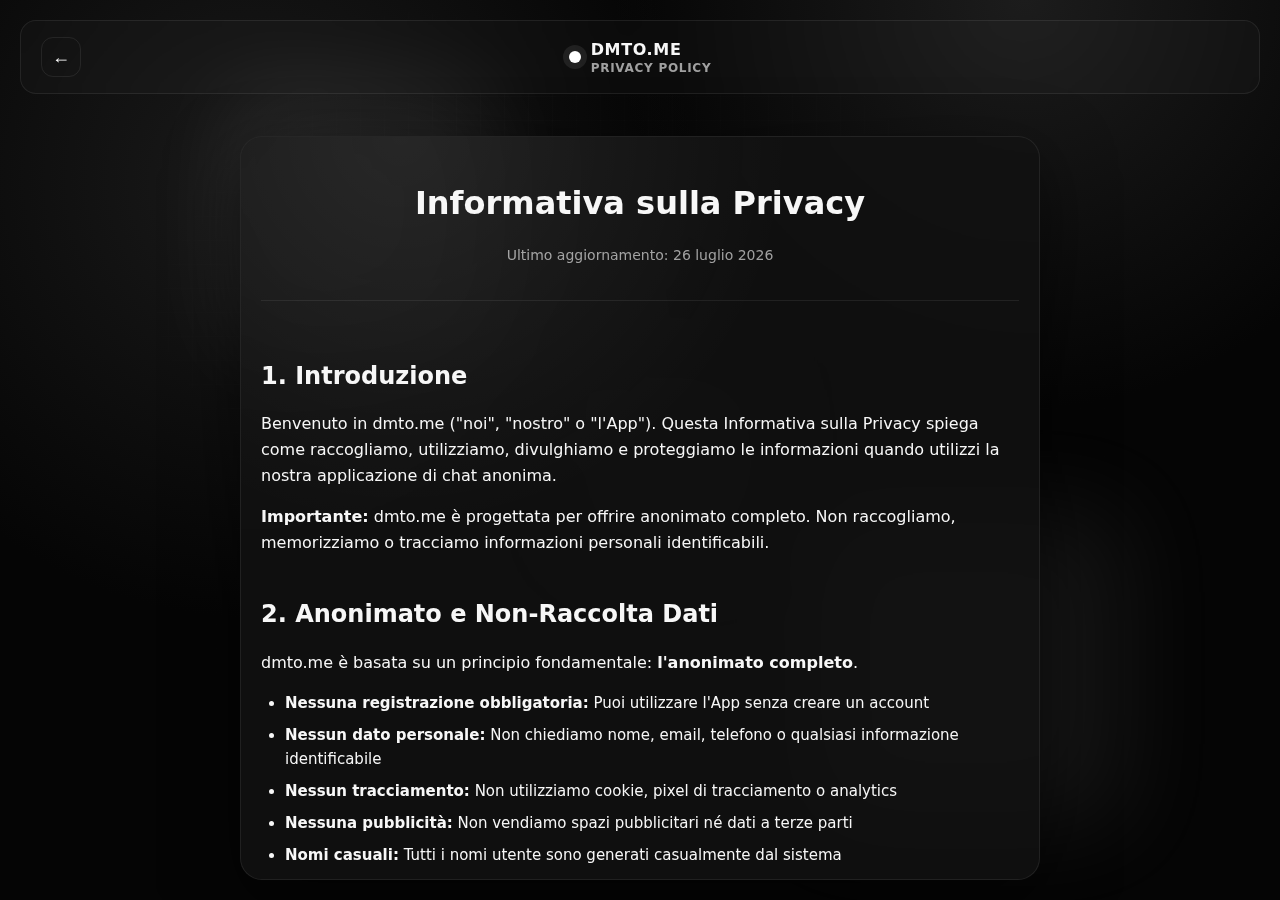
<file: app/privacy-policy.html>
<!doctype html>
<html lang="it">
<head>
  <meta charset="UTF-8">
  <meta name="viewport" content="width=device-width, initial-scale=1.0">
  <title>Privacy Policy | dmto.me</title>
  <meta name="description" content="Informativa sulla privacy di dmto.me - Chat completamente anonime">
  <meta name="theme-color" content="#000000">
  <link rel="icon" type="image/x-icon" href="./favicon.ico">
  <link rel="icon" type="image/png" sizes="16x16" href="./favicon-16x16.png">
  <link rel="icon" type="image/png" sizes="32x32" href="./favicon-32x32.png">
  <link rel="apple-touch-icon" sizes="180x180" href="./apple-touch-icon.png">
  <link rel="manifest" href="./manifest.json">
  <link rel="stylesheet" href="./style.css">

  <!-- Firebase SDK -->
  <script src="https://www.gstatic.com/firebasejs/9.22.0/firebase-app-compat.js"></script>
  <script src="https://www.gstatic.com/firebasejs/9.22.0/firebase-auth-compat.js"></script>
  <script src="https://www.gstatic.com/firebasejs/9.22.0/firebase-firestore-compat.js"></script>
  <script src="https://www.gstatic.com/firebasejs/9.22.0/firebase-storage-compat.js"></script>
  <script src="./firebase-config.js"></script>
</head>
<body>
  <div class="bg-grid"></div>
  <div class="glow glow--1"></div>
  <div class="glow glow--2"></div>
  <div class="glow glow--3"></div>

  <main class="shell">
    <nav class="top-nav">
      <button class="btn-back" onclick="window.location.href='./index.html'">←</button>
      <div class="brand">
        <span class="dot"></span>
        <div class="brand__text">
          <span class="word">dmto.me</span>
          <small>privacy policy</small>
        </div>
      </div>
      <div class="nav-spacer"></div>
    </nav>

    <section class="card legal-content">
      <div class="legal-header">
        <h1>Informativa sulla Privacy</h1>
        <p class="legal-meta">Ultimo aggiornamento: <span id="lastUpdated"></span></p>
      </div>

      <div class="legal-body">

        <section class="legal-section">
          <h2>1. Introduzione</h2>
          <p>Benvenuto in dmto.me ("noi", "nostro" o "l'App"). Questa Informativa sulla Privacy spiega come raccogliamo, utilizziamo, divulghiamo e proteggiamo le informazioni quando utilizzi la nostra applicazione di chat anonima.</p>
          <p><strong>Importante:</strong> dmto.me è progettata per offrire anonimato completo. Non raccogliamo, memorizziamo o tracciamo informazioni personali identificabili.</p>
        </section>

        <section class="legal-section">
          <h2>2. Anonimato e Non-Raccolta Dati</h2>
          <p>dmto.me è basata su un principio fondamentale: <strong>l'anonimato completo</strong>.</p>
          <ul>
            <li><strong>Nessuna registrazione obbligatoria:</strong> Puoi utilizzare l'App senza creare un account</li>
            <li><strong>Nessun dato personale:</strong> Non chiediamo nome, email, telefono o qualsiasi informazione identificabile</li>
            <li><strong>Nessun tracciamento:</strong> Non utilizziamo cookie, pixel di tracciamento o analytics</li>
            <li><strong>Nessuna pubblicità:</strong> Non vendiamo spazi pubblicitari né dati a terze parti</li>
            <li><strong>Nomi casuali:</strong> Tutti i nomi utente sono generati casualmente dal sistema</li>
          </ul>
        </section>

        <section class="legal-section">
          <h2>3. Auto-Distruzione dei Dati</h2>
          <p>Per garantire la massima privacy, tutte le conversazioni hanno una durata limitata:</p>
          <ul>
            <li><strong>Scadenza automatica:</strong> Ogni conversazione si elimina automaticamente dopo 24 ore</li>
            <li><strong>Pulizia programmata:</strong> Il sistema elimina permanentemente i dati scaduti</li>
            <li><strong>Nessuna archiviazione:</strong> Non conserviamo conversazioni oltre il periodo di scadenza</li>
            <li><strong>Impossibilità recupero:</strong> Una volta eliminati, i messaggi non possono essere recuperati</li>
          </ul>
          <p><strong>Nota:</strong> Anche se ti registri, le conversazioni seguono le stesse regole di auto-distruzione.</p>
        </section>

        <section class="legal-section">
          <h2>4. Dati Tecnici Minimi</h2>
          <p>Per il funzionamento tecnico dell'App, potremmo temporaneamente elaborare:</p>
          <ul>
            <li><strong>Indirizzo IP:</strong> Solo per connessione al server, non memorizzato</li>
            <li><strong>User Agent:</strong> Informazioni del browser per compatibilità</li>
            <li><strong>Timestamp:</strong> Solo per calcolare la scadenza delle conversazioni</li>
            <li><strong>Firebase Auth:</strong> Se ti registri, solo email e password (crittografate)</li>
          </ul>
          <p><strong>Tutti i dati tecnici vengono eliminati insieme alle conversazioni.</strong></p>
        </section>

        <section class="legal-section">
          <h2>5. Sicurezza dei Dati</h2>
          <p>Implementiamo misure di sicurezza appropriate:</p>
          <ul>
            <li><strong>Crittografia end-to-end:</strong> Firebase Firestore crittografa i dati</li>
            <li><strong>Accesso limitato:</strong> Solo gli utenti autorizzati possono accedere ai propri dati</li>
            <li><strong>Regole di sicurezza:</strong> Firestore rules impediscono accessi non autorizzati</li>
            <li><strong>Auto-distruzione:</strong> Eliminazione automatica previene fughe di dati</li>
          </ul>
        </section>

        <section class="legal-section">
          <h2>6. Condivisione dei Dati</h2>
          <p><strong>Non condividiamo mai i tuoi dati con terze parti.</strong></p>
          <ul>
            <li><strong>Nessuna vendita:</strong> I tuoi dati non vengono venduti</li>
            <li><strong>Nessuna pubblicità:</strong> Non collaboriamo con inserzionisti</li>
            <li><strong>Nessuna analisi:</strong> Non utilizziamo servizi di analytics</li>
            <li><strong>Solo fornitori tecnici:</strong> Utilizziamo esclusivamente Firebase (Google)</li>
          </ul>
        </section>

        <section class="legal-section">
          <h2>7. I Tuoi Diritti</h2>
          <p>In quanto utente anonimo, hai i seguenti diritti:</p>
          <ul>
            <li><strong>Diritto all'oblio:</strong> I tuoi dati si auto-eliminano dopo 24 ore</li>
            <li><strong>Diritto alla portabilità:</strong> Puoi esportare le tue conversazioni attive</li>
            <li><strong>Diritto alla cancellazione:</strong> Puoi eliminare il tuo account in qualsiasi momento</li>
            <li><strong>Diritto all'anonimato:</strong> Puoi utilizzare l'App senza rivelare la tua identità</li>
          </ul>
        </section>

        <section class="legal-section">
          <h2>8. Cookie e Tracking</h2>
          <p><strong>Non utilizziamo cookie né sistemi di tracciamento.</strong></p>
          <p>L'App funziona senza memorizzare preferenze o dati di navigazione sul tuo dispositivo.</p>
        </section>

        <section class="legal-section">
          <h2>9. Modifiche alla Privacy Policy</h2>
          <p>Ci riserviamo il diritto di modificare questa Privacy Policy in qualsiasi momento. Le modifiche saranno notificate attraverso l'App o pubblicati su questa pagina.</p>
          <p>Le modifiche non influenzeranno retroattivamente la privacy dei dati già raccolti.</p>
        </section>

        <section class="legal-section">
          <h2>10. Contatti</h2>
          <p>Per domande sulla privacy o richieste relative ai tuoi dati:</p>
          <ul>
            <li><strong>Email:</strong> privacy@dmto.me (se implementata)</li>
            <li><strong>Attraverso l'App:</strong> Usa la funzione di segnalazione per contenuti inappropriati</li>
          </ul>
          <p>Data ultimo aggiornamento: <span id="footerDate"></span></p>
        </section>

        <div class="legal-footer">
          <p><strong>Utilizzando dmto.me, accetti questa Privacy Policy.</strong></p>
          <p>Se non sei d'accordo con questi termini, ti preghiamo di non utilizzare l'App.</p>
        </div>

      </div>
    </section>
  </main>

  <script>
    // Imposta date automaticamente
    document.addEventListener('DOMContentLoaded', function() {
      const now = new Date();
      const dateString = now.toLocaleDateString('it-IT', {
        year: 'numeric',
        month: 'long',
        day: 'numeric'
      });
      document.getElementById('lastUpdated').textContent = dateString;
      document.getElementById('footerDate').textContent = dateString;
    });
  </script>
</body>
</html>
</file>
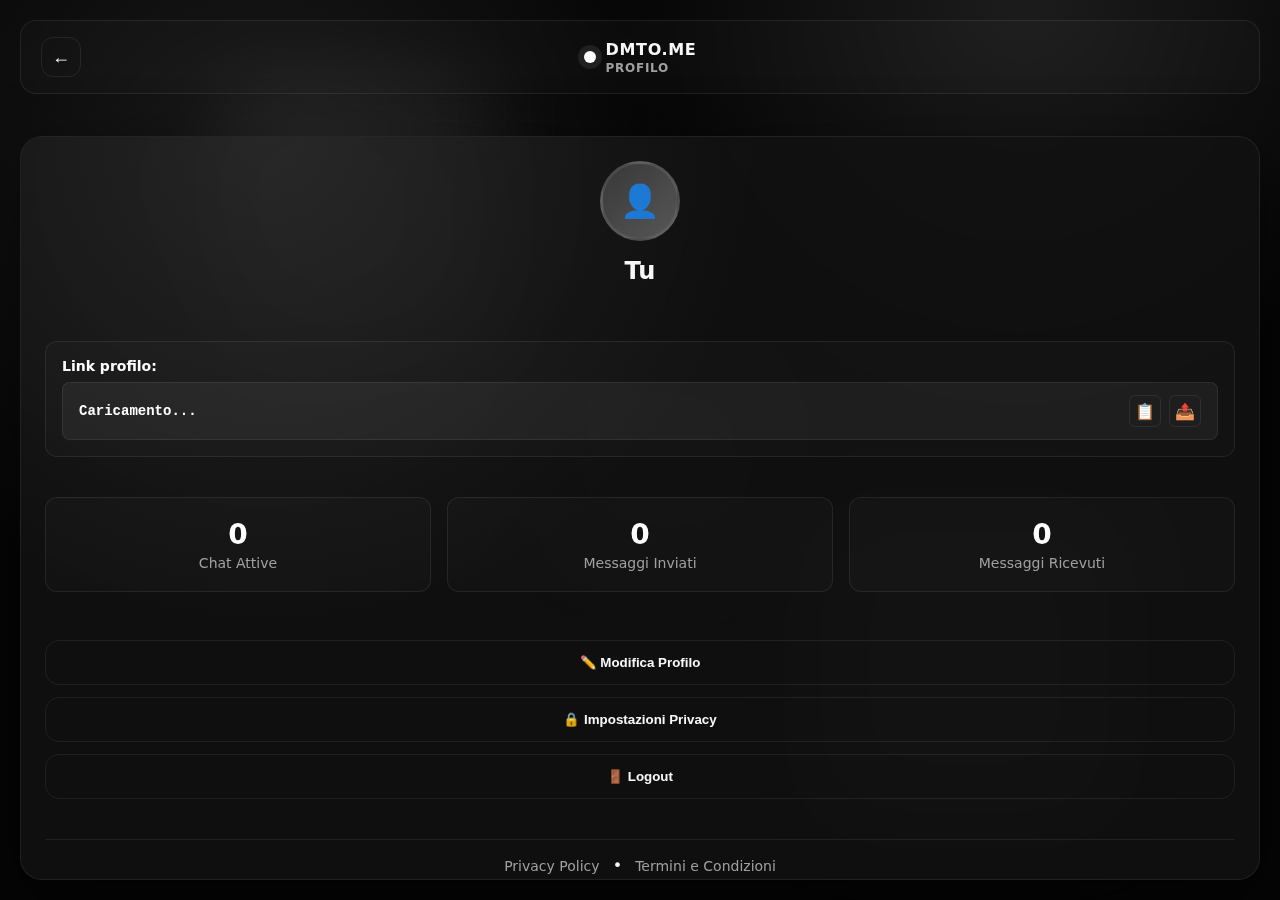
<file: app/profile.html>
<!doctype html>
<html lang="it">
<head>
  <meta charset="UTF-8">
  <meta name="viewport" content="width=device-width, initial-scale=1.0">
  <title>Profilo | dmto.me</title>
  <meta name="description" content="Chat completamente anonime senza identità - libertà assoluta">
  <meta name="theme-color" content="#000000">
  <meta name="apple-mobile-web-app-capable" content="yes">
  <meta name="apple-mobile-web-app-status-bar-style" content="black-translucent">
  <meta name="apple-mobile-web-app-title" content="dmto.me">
  <meta name="mobile-web-app-capable" content="yes">
  <link rel="manifest" href="./manifest.json">
  <link rel="icon" type="image/x-icon" href="./favicon.ico">
  <link rel="icon" type="image/png" sizes="16x16" href="./favicon-16x16.png">
  <link rel="icon" type="image/png" sizes="32x32" href="./favicon-32x32.png">
  <link rel="apple-touch-icon" sizes="180x180" href="./apple-touch-icon.png">
  <link rel="stylesheet" href="./style.css">

  <!-- Firebase SDK -->
  <script src="https://www.gstatic.com/firebasejs/9.22.0/firebase-app-compat.js"></script>
  <script src="https://www.gstatic.com/firebasejs/9.22.0/firebase-auth-compat.js"></script>
  <script src="https://www.gstatic.com/firebasejs/9.22.0/firebase-firestore-compat.js"></script>
  <script src="https://www.gstatic.com/firebasejs/9.22.0/firebase-storage-compat.js"></script>
  <script src="./firebase-config.js"></script>
</head>
<body>
  <div class="bg-grid"></div>
  <div class="glow glow--1"></div>
  <div class="glow glow--2"></div>
  <div class="glow glow--3"></div>

  <main class="shell">
    <nav class="top-nav">
      <button class="btn-back" onclick="goBack()">←</button>
      <div class="brand">
        <span class="dot"></span>
        <div class="brand__text">
          <span class="word">dmto.me</span>
          <small>profilo</small>
        </div>
      </div>
      <div class="nav-spacer"></div>
    </nav>

    <section class="card profile-container">
      <div class="profile-header">
        <div class="profile-avatar" id="profileAvatar">👤</div>
        <h1 class="profile-name" id="profileName">Tu</h1>
        
      </div>

      <div class="profile-link-section">
        <div class="profile-link">
          <span class="link-label">Link profilo:</span>
          <div class="link-display">
            <span id="profileLink">Caricamento...</span>
            <button class="btn-copy" onclick="copyProfileLink()" title="Copia link">📋</button>
            <button class="btn-share" onclick="shareProfile()" title="Condividi">📤</button>
          </div>
        </div>
      </div>

      <div class="profile-stats">
        <div class="stat-card">
          <span class="stat-number" id="statChats">0</span>
          <div class="stat-label">Chat Attive</div>
        </div>
        <div class="stat-card">
          <span class="stat-number" id="statSent">0</span>
          <div class="stat-label">Messaggi Inviati</div>
        </div>
        <div class="stat-card">
          <span class="stat-number" id="statReceived">0</span>
          <div class="stat-label">Messaggi Ricevuti</div>
        </div>
      </div>

      <div class="profile-actions">
        <button class="btn-secondary" onclick="editProfile()">
          ✏️ Modifica Profilo
        </button>

        <button class="btn-secondary" onclick="privacySettings()">
          🔒 Impostazioni Privacy
        </button>
        <button class="btn-secondary" onclick="logout()">
          🚪 Logout
        </button>
      </div>

      <div class="legal-links">
        <a href="./privacy-policy.html">Privacy Policy</a> •
        <a href="./terms-conditions.html">Termini e Condizioni</a>
      </div>
    </section>
  </main>

  <script src="./profile.js"></script>
  <script>
    // Registrazione Service Worker per PWA
    if ('serviceWorker' in navigator) {
      window.addEventListener('load', () => {
        navigator.serviceWorker.register('./sw.js')
          .then(registration => {
            console.log('Service Worker registrato con successo:', registration.scope);
          })
          .catch(error => {
            console.log('Registrazione Service Worker fallita:', error);
          });
      });
    }
  </script>
</body>
</html>
</file>
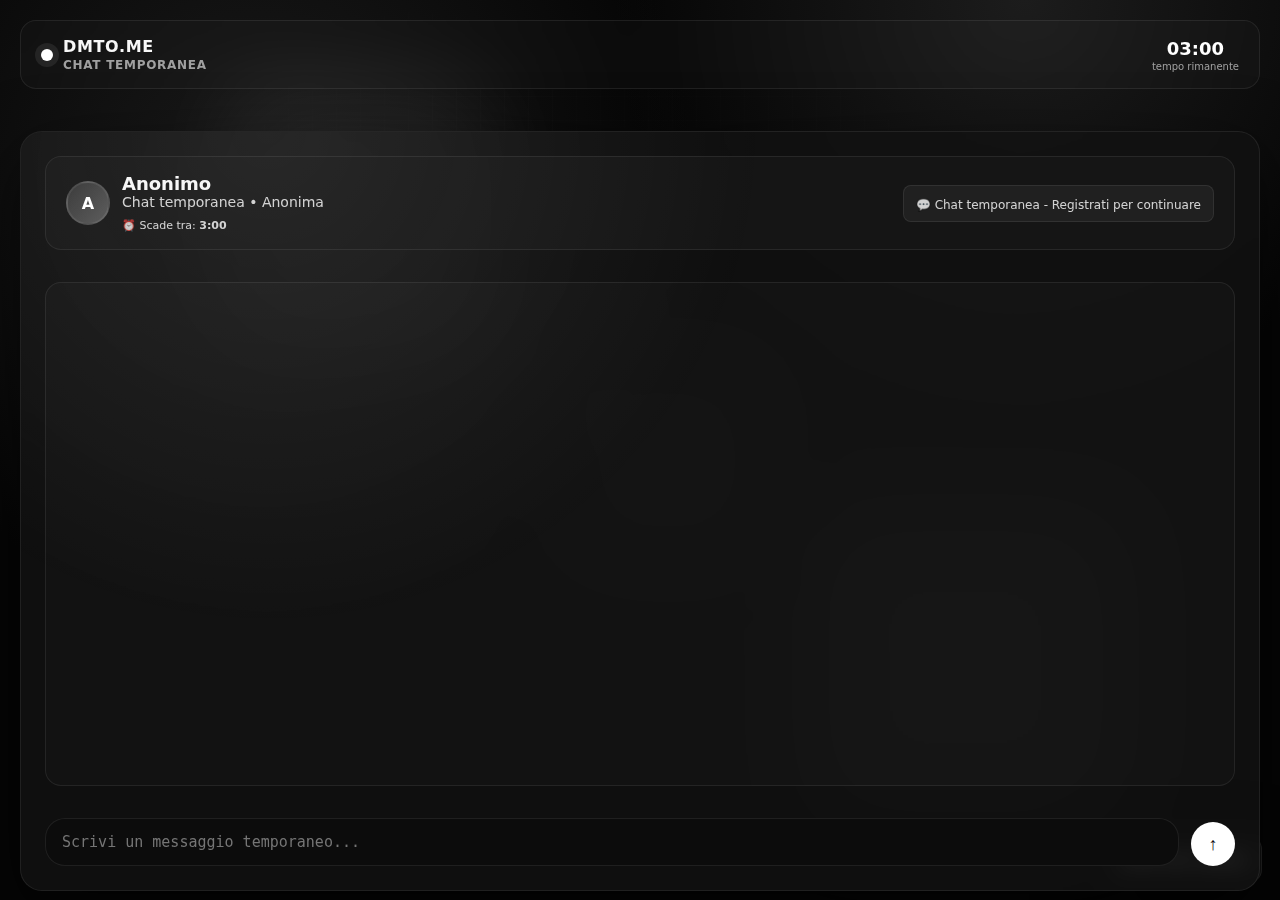
<file: app/temp-chat.html>
<!doctype html>
<html lang="it">
<head>
  <meta charset="UTF-8">
  <meta name="viewport" content="width=device-width, initial-scale=1.0">
  <title>Chat Temporanea | dmto.me</title>
  <meta name="description" content="Chat completamente anonime senza identità - libertà assoluta">
  <meta name="theme-color" content="#000000">
  <meta name="apple-mobile-web-app-capable" content="yes">
  <meta name="apple-mobile-web-app-status-bar-style" content="black-translucent">
  <meta name="apple-mobile-web-app-title" content="dmto.me">
  <meta name="mobile-web-app-capable" content="yes">
  <link rel="manifest" href="./manifest.json">
  <link rel="icon" type="image/x-icon" href="./favicon.ico">
  <link rel="icon" type="image/png" sizes="16x16" href="./favicon-16x16.png">
  <link rel="icon" type="image/png" sizes="32x32" href="./favicon-32x32.png">
  <link rel="apple-touch-icon" sizes="180x180" href="./apple-touch-icon.png">
  <link rel="stylesheet" href="./style.css">

  <!-- Firebase SDK -->
  <script src="https://www.gstatic.com/firebasejs/9.22.0/firebase-app-compat.js"></script>
  <script src="https://www.gstatic.com/firebasejs/9.22.0/firebase-auth-compat.js"></script>
  <script src="https://www.gstatic.com/firebasejs/9.22.0/firebase-firestore-compat.js"></script>
  <script src="https://www.gstatic.com/firebasejs/9.22.0/firebase-storage-compat.js"></script>
  <script src="./firebase-config.js"></script>
</head>
<body>
  <div class="bg-grid"></div>
  <div class="glow glow--1"></div>
  <div class="glow glow--2"></div>
  <div class="glow glow--3"></div>

  <main class="shell">
    <nav class="top-nav">
      <div class="brand">
        <span class="dot"></span>
        <div class="brand__text">
          <span class="word">dmto.me</span>
          <small>chat temporanea</small>
        </div>
      </div>
      <div class="temp-timer">
        <span id="timerDisplay">03:00</span>
        <small>tempo rimanente</small>
      </div>
    </nav>

    <section class="card message-container">
      <div class="message-header">
        <div class="message-partner">
          <div class="partner-avatar" id="partnerAvatar">A</div>
          <div class="partner-info">
            <div class="partner-name" id="partnerName">Anonimo</div>
            <div class="partner-status">Chat temporanea • Anonima</div>
            <div class="expires-notice">
              <small>⏰ Scade tra: <span id="expiresIn">3:00</span></small>
            </div>
          </div>
        </div>
        <div class="temp-notice">
          <small>💬 Chat temporanea - Registrati per continuare</small>
        </div>
      </div>

      <div class="message-area" id="messageArea">
        <!-- I messaggi verranno caricati dinamicamente -->
      </div>

      <div class="message-input-area">
        <textarea
          class="message-input"
          id="messageInput"
          placeholder="Scrivi un messaggio temporaneo..."
          rows="1"
          onkeydown="handleKeyPress(event)"
        ></textarea>
        <button class="btn-send" onclick="sendTempMessage()">↑</button>
      </div>
    </section>
  </main>

  <!-- Popup di registrazione dopo 3 minuti -->
  <div class="modal-overlay" id="authModal" style="display: none;">
    <div class="modal-content">
      <div class="modal-header">
        <h2>Continua la conversazione</h2>
        <button class="modal-close" onclick="closeAuthModal()">×</button>
      </div>
      <div class="modal-body">
        <p>Il tempo della chat temporanea è finito. Registrati per continuare questa conversazione e accedere a tutte le funzionalità!</p>

        <div class="modal-actions">
          <button class="btn-secondary" onclick="saveAndRegister()">Salva & Registrati</button>
          <button class="btn-link" onclick="justRegister()">Solo Registrati</button>
          <button class="btn-link" onclick="closeAuthModal()">Continua senza salvare</button>
        </div>
      </div>
    </div>
  </div>

  <script src="./temp-chat.js"></script>
</body>
</html>
</file>
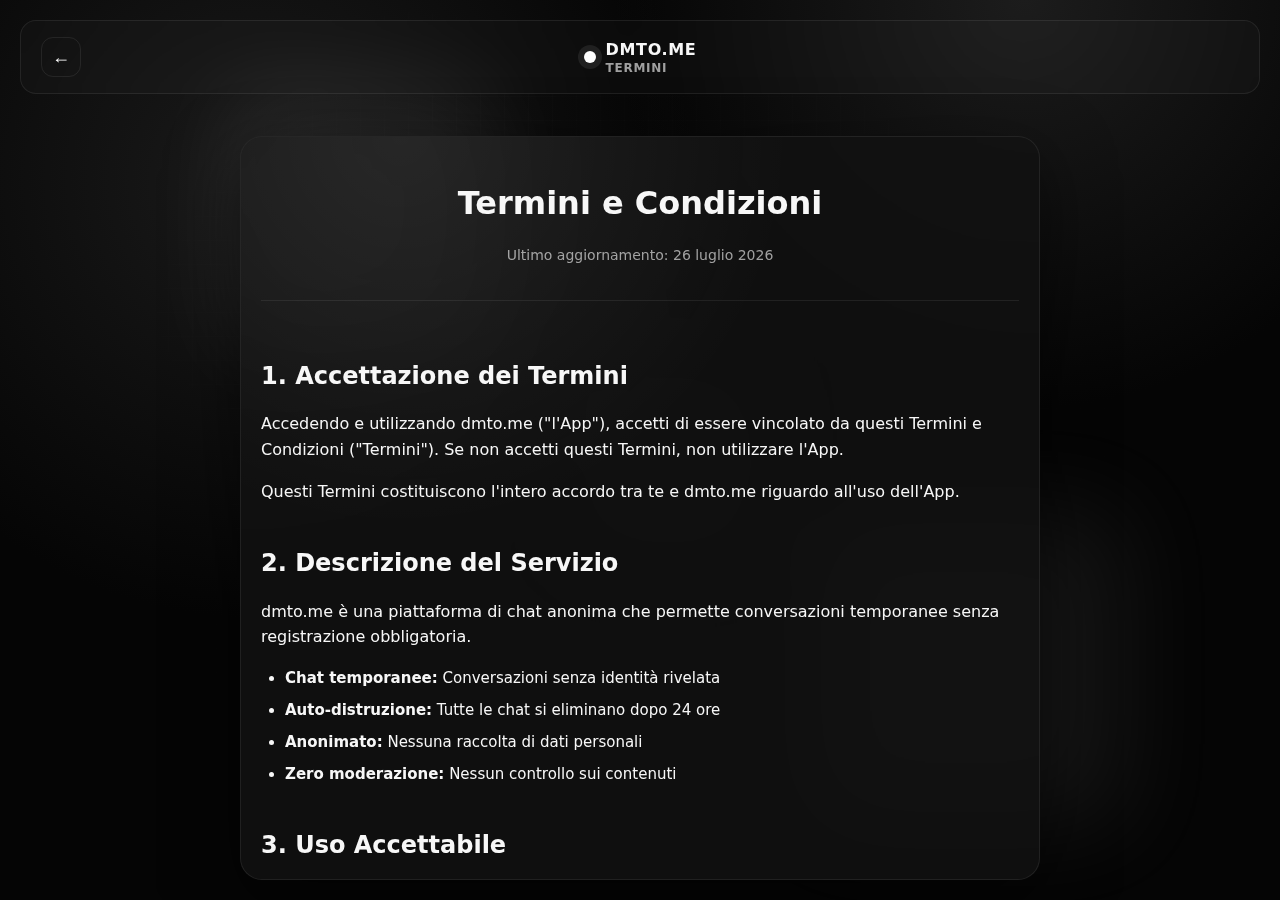
<file: app/terms-conditions.html>
<!doctype html>
<html lang="it">
<head>
  <meta charset="UTF-8">
  <meta name="viewport" content="width=device-width, initial-scale=1.0">
  <title>Termini e Condizioni | dmto.me</title>
  <meta name="description" content="Termini e condizioni di utilizzo di dmto.me">
  <meta name="theme-color" content="#000000">
  <link rel="icon" type="image/x-icon" href="./favicon.ico">
  <link rel="icon" type="image/png" sizes="16x16" href="./favicon-16x16.png">
  <link rel="icon" type="image/png" sizes="32x32" href="./favicon-32x32.png">
  <link rel="apple-touch-icon" sizes="180x180" href="./apple-touch-icon.png">
  <link rel="manifest" href="./manifest.json">
  <link rel="stylesheet" href="./style.css">

  <!-- Firebase SDK -->
  <script src="https://www.gstatic.com/firebasejs/9.22.0/firebase-app-compat.js"></script>
  <script src="https://www.gstatic.com/firebasejs/9.22.0/firebase-auth-compat.js"></script>
  <script src="https://www.gstatic.com/firebasejs/9.22.0/firebase-firestore-compat.js"></script>
  <script src="https://www.gstatic.com/firebasejs/9.22.0/firebase-storage-compat.js"></script>
  <script src="./firebase-config.js"></script>
</head>
<body>
  <div class="bg-grid"></div>
  <div class="glow glow--1"></div>
  <div class="glow glow--2"></div>
  <div class="glow glow--3"></div>

  <main class="shell">
    <nav class="top-nav">
      <button class="btn-back" onclick="window.location.href='./index.html'">←</button>
      <div class="brand">
        <span class="dot"></span>
        <div class="brand__text">
          <span class="word">dmto.me</span>
          <small>termini</small>
        </div>
      </div>
      <div class="nav-spacer"></div>
    </nav>

    <section class="card legal-content">
      <div class="legal-header">
        <h1>Termini e Condizioni</h1>
        <p class="legal-meta">Ultimo aggiornamento: <span id="lastUpdated"></span></p>
      </div>

      <div class="legal-body">

        <section class="legal-section">
          <h2>1. Accettazione dei Termini</h2>
          <p>Accedendo e utilizzando dmto.me ("l'App"), accetti di essere vincolato da questi Termini e Condizioni ("Termini"). Se non accetti questi Termini, non utilizzare l'App.</p>
          <p>Questi Termini costituiscono l'intero accordo tra te e dmto.me riguardo all'uso dell'App.</p>
        </section>

        <section class="legal-section">
          <h2>2. Descrizione del Servizio</h2>
          <p>dmto.me è una piattaforma di chat anonima che permette conversazioni temporanee senza registrazione obbligatoria.</p>
          <ul>
            <li><strong>Chat temporanee:</strong> Conversazioni senza identità rivelata</li>
            <li><strong>Auto-distruzione:</strong> Tutte le chat si eliminano dopo 24 ore</li>
            <li><strong>Anonimato:</strong> Nessuna raccolta di dati personali</li>
            <li><strong>Zero moderazione:</strong> Nessun controllo sui contenuti</li>
          </ul>
        </section>

        <section class="legal-section">
          <h2>3. Uso Accettabile</h2>
          <p>Ti impegni a utilizzare l'App in modo responsabile e legale:</p>

          <h3>✅ Consentito:</h3>
          <ul>
            <li>Conversazioni rispettose e adulte</li>
            <li>Discussioni su qualsiasi argomento</li>
            <li>Uso anonimo senza rivelare identità</li>
            <li>Condivisione di pensieri personali</li>
          </ul>

          <h3>❌ Non Consentito:</h3>
          <ul>
            <li>Contenuti illegali o dannosi</li>
            <li>Spam o messaggi ripetitivi</li>
            <li>Violenza, minaccia o intimidazione</li>
            <li>Contenuti discriminatori o d'odio</li>
            <li>Minori di 18 anni</li>
            <li>Uso commerciale non autorizzato</li>
          </ul>
        </section>

        <section class="legal-section">
          <h2>4. Anonimato e Responsabilità</h2>
          <p><strong>Importante:</strong> dmto.me garantisce anonimato completo, ma questo comporta responsabilità personali.</p>

          <h3>La nostra posizione:</h3>
          <ul>
            <li><strong>Zero responsabilità:</strong> Non monitoriamo né moderiamo i contenuti</li>
            <li><strong>Auto-distruzione:</strong> I contenuti scompaiono automaticamente</li>
            <li><strong>Anonimato garantito:</strong> Non riveliamo identità degli utenti</li>
            <li><strong>Nessuna moderazione:</strong> Non interveniamo nelle conversazioni</li>
          </ul>

          <h3>La tua responsabilità:</h3>
          <ul>
            <li><strong>Uso personale:</strong> L'App è solo per uso personale adulto</li>
            <li><strong>Contenuti propri:</strong> Sei responsabile di ciò che invii</li>
            <li><strong>Rispetto legge:</strong> Non violare leggi locali o internazionali</li>
            <li><strong>Giudizio proprio:</strong> Valuta tu l'affidabilità dei contatti</li>
          </ul>
        </section>

        <section class="legal-section">
          <h2>5. Limitazione di Responsabilità</h2>
          <p><strong>Utilizzi l'App a tuo rischio.</strong></p>

          <ul>
            <li><strong>Nessuna garanzia:</strong> L'App è fornita "così com'è"</li>
            <li><strong>Zero responsabilità:</strong> Non siamo responsabili per:
              <ul>
                <li>Contenuti pubblicati da altri utenti</li>
                <li>Interazioni con altri utenti</li>
                <li>Danni emotivi o psicologici</li>
                <li>Perdita di dati (tutto si auto-elimina)</li>
                <li>Interruzioni del servizio</li>
              </ul>
            </li>
            <li><strong>Esclusione danni:</strong> Escludiamo qualsiasi responsabilità per danni diretti, indiretti, incidentali o consequenziali</li>
          </ul>
        </section>

        <section class="legal-section">
          <h2>6. Privacy e Dati</h2>
          <p>La nostra Privacy Policy è parte integrante di questi Termini. Leggi la <a href="./privacy-policy.html">Privacy Policy</a> per dettagli completi.</p>

          <ul>
            <li><strong>Anonimato completo:</strong> Non raccogliamo dati personali</li>
            <li><strong>Auto-distruzione:</strong> Tutto si elimina dopo 24 ore</li>
            <li><strong>Nessuna conservazione:</strong> Zero archiviazione permanente</li>
          </ul>
        </section>

        <section class="legal-section">
          <h2>7. Interruzione del Servizio</h2>
          <p>Ci riserviamo il diritto di:</p>
          <ul>
            <li><strong>Sospendere l'App:</strong> In qualsiasi momento senza preavviso</li>
            <li><strong>Modificare funzionalità:</strong> Cambiare o rimuovere features</li>
            <li><strong>Terminare account:</strong> Se violi questi Termini</li>
            <li><strong>Eliminare contenuti:</strong> Anche se auto-distruttivi</li>
          </ul>
          <p>Non garantiamo continuità del servizio.</p>
        </section>

        <section class="legal-section">
          <h2>8. Proprietà Intellettuale</h2>
          <ul>
            <li><strong>App nostra:</strong> dmto.me e il suo codice sono di nostra proprietà</li>
            <li><strong>Contenuti tuoi:</strong> Rimani proprietario dei tuoi messaggi</li>
            <li><strong>Licenza d'uso:</strong> Ti concediamo licenza limitata per usare l'App</li>
            <li><strong>Nessuna rivendicazione:</strong> Non rivendichiamo diritti sui tuoi contenuti</li>
          </ul>
        </section>

        <section class="legal-section">
          <h2>9. Modifiche ai Termini</h2>
          <p>Possiamo modificare questi Termini in qualsiasi momento. Le modifiche saranno:</p>
          <ul>
            <li><strong>Notificate:</strong> Attraverso l'App o questa pagina</li>
            <li><strong>Effective:</strong> Dalla data di pubblicazione</li>
            <li><strong>Accettazione:</strong> Continuando ad usare l'App accetti le modifiche</li>
          </ul>
          <p>Controlla regolarmente questi Termini.</p>
        </section>

        <section class="legal-section">
          <h2>10. Legge Applicabile</h2>
          <p>Questi Termini sono regolati dalle leggi italiane. Eventuali controversie saranno risolte dai tribunali italiani.</p>
          <p>Per utenti internazionali: utilizzi l'App rispettando le leggi del tuo Paese.</p>
        </section>

        <section class="legal-section">
          <h2>11. Contatti</h2>
          <p>Per domande o segnalazioni:</p>
          <ul>
            <li><strong>Supporto:</strong> Attraverso la funzione di segnalazione in-app</li>
            <li><strong>Email:</strong> support@dmto.me (se implementata)</li>
            <li><strong>Anonimo:</strong> Non richiediamo informazioni personali</li>
          </ul>
        </section>

        <section class="legal-section">
          <h2>12. Disposizioni Finali</h2>
          <ul>
            <li><strong>Divisibilità:</strong> Se una clausola è invalida, le altre rimangono valide</li>
            <li><strong>Rinuncia:</strong> Il mancato esercizio di un diritto non costituisce rinuncia</li>
            <li><strong>Forza maggiore:</strong> Non siamo responsabili per eventi imprevisti</li>
            <li><strong>Versione italiana:</strong> In caso di traduzioni, prevale la versione italiana</li>
          </ul>
        </section>

        <div class="legal-footer">
          <p><strong>Utilizzando dmto.me, dichiari di aver letto e accettato questi Termini e Condizioni.</strong></p>
          <p>Data ultimo aggiornamento: <span id="footerDate"></span></p>
        </div>

      </div>
    </section>
  </main>

  <script>
    // Imposta date automaticamente
    document.addEventListener('DOMContentLoaded', function() {
      const now = new Date();
      const dateString = now.toLocaleDateString('it-IT', {
        year: 'numeric',
        month: 'long',
        day: 'numeric'
      });
      document.getElementById('lastUpdated').textContent = dateString;
      document.getElementById('footerDate').textContent = dateString;
    });
  </script>
</body>
</html>
</file>
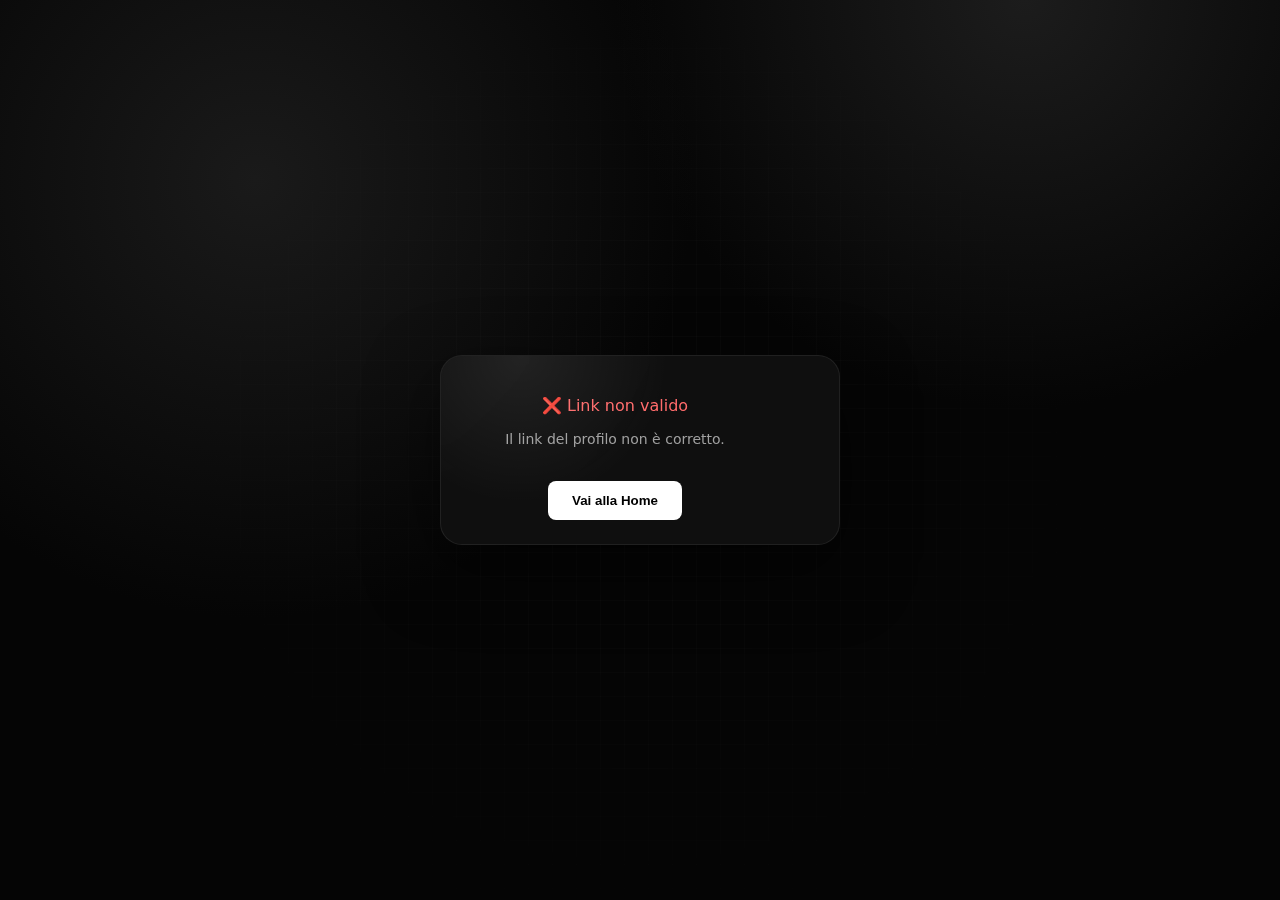
<file: app/user.html>
<!doctype html>
<html lang="it">
<head>
  <meta charset="UTF-8">
  <meta name="viewport" content="width=device-width, initial-scale=1.0">
  <title>dmto.me - Chat Anonima</title>
  <meta name="description" content="Chat completamente anonime senza identità - libertà assoluta">
  <meta name="theme-color" content="#000000">
  <link rel="icon" type="image/x-icon" href="./favicon.ico">
  <link rel="icon" type="image/png" sizes="16x16" href="./favicon-16x16.png">
  <link rel="icon" type="image/png" sizes="32x32" href="./favicon-32x32.png">
  <link rel="apple-touch-icon" sizes="180x180" href="./apple-touch-icon.png">
  <link rel="manifest" href="./manifest.json">
  <link rel="stylesheet" href="./style.css">

  <!-- Config -->
  <script src="./config.js"></script>
  
  <!-- Firebase SDK -->
  <script src="https://www.gstatic.com/firebasejs/9.22.0/firebase-app-compat.js"></script>
  <script src="https://www.gstatic.com/firebasejs/9.22.0/firebase-auth-compat.js"></script>
  <script src="https://www.gstatic.com/firebasejs/9.22.0/firebase-firestore-compat.js"></script>
  <script src="https://www.gstatic.com/firebasejs/9.22.0/firebase-firestore-compat.js"></script>
  <script src="./firebase-config.js"></script>
</head>
<body>
  <div class="bg-grid"></div>
  
  <main class="shell" style="display: flex; align-items: center; justify-content: center;">
    <div class="card" style="text-align: center; max-width: 400px;">
      <div class="loading-content">
        <div class="loading-logo">
          <span class="loading-dot"></span>
          <span class="loading-text">dmto.me</span>
        </div>
        <p style="color: var(--text); margin-top: 20px;">Reindirizzamento in corso...</p>
      </div>
    </div>
  </main>

  <script>
    // Router per gestire link dmto.me/username
    // Supporta sia ?u=username che #username che pathname diretto
    
    function redirectToTempChat(username) {
      console.log('🔗 Reindirizzamento a temp-chat con username:', username);
      
      if (!username || username.trim() === '') {
        // Username non valido, reindirizza alla home
        console.log('⚠️ Username non valido, reindirizzo alla home');
        window.location.href = '/';
        return;
      }
      
      // Reindirizza immediatamente alla chat temporanea
      const redirectUrl = `./temp-chat.html?user=${encodeURIComponent(username.trim())}`;
      console.log('✅ Reindirizzamento a:', redirectUrl);
      window.location.replace(redirectUrl);
    }
    
    document.addEventListener('DOMContentLoaded', function() {
      console.log('🚀 user.html caricato');
      console.log('📍 Pathname:', window.location.pathname);
      console.log('🔍 Search:', window.location.search);
      console.log('# Hash:', window.location.hash);
      
      let username = null;
      
      // Metodo 1: Parametro URL ?u=username (Vercel rewrite)
      const urlParams = new URLSearchParams(window.location.search);
      username = urlParams.get('u');
      console.log('📋 Parametro u=', username);
      
      // Metodo 2: Hash #username
      if (!username && window.location.hash) {
        username = window.location.hash.substring(1); // Rimuove il #
        console.log('🔗 Hash username:', username);
      }
      
      // Metodo 3: Pathname diretto (per routing diretto)
      // Es: /username -> username oppure /app/user.html?u=username
      if (!username) {
        const pathParts = window.location.pathname.split('/').filter(p => p);
        console.log('📂 Path parts:', pathParts);
        
        // Rimuovi parti note della path
        const filteredPath = pathParts.filter(p => 
          p !== 'app' && 
          p !== 'user' && 
          p !== 'user.html' &&
          !p.includes('.html') &&
          p !== 'favicon.ico' &&
          p !== 'robots.txt'
        );
        
        console.log('🔍 Filtered path:', filteredPath);
        
        // L'ultimo segmento rimanente dovrebbe essere lo username
        if (filteredPath.length > 0) {
          username = filteredPath[filteredPath.length - 1];
          console.log('✅ Username estratto dal pathname:', username);
        }
      }
      
      if (!username) {
        console.error('❌ Nessun username trovato!');
        // Mostra messaggio di errore all'utente
        document.querySelector('.loading-content').innerHTML = `
          <div style="color: var(--text);">
            <p style="color: #ff6b6b; margin-bottom: 16px;">❌ Link non valido</p>
            <p style="font-size: 14px; color: var(--muted);">Il link del profilo non è corretto.</p>
            <button onclick="window.location.href='/'" style="margin-top: 20px; padding: 12px 24px; background: var(--accent); color: #000; border: none; border-radius: 8px; cursor: pointer; font-weight: 600;">
              Vai alla Home
            </button>
          </div>
        `;
        return;
      }
      
      // Reindirizza
      redirectToTempChat(username);
    });
  </script>
</body>
</html>
</file>
<file: app/style.css>
:root {
  color-scheme: dark;
  --bg: #050505;
  --panel: rgba(18, 18, 18, 0.8);
  --text: #f7f7f7;
  --muted: #a0a0a0;
  --stroke: rgba(255, 255, 255, 0.08);
  --accent: #ffffff;
  --accent-soft: rgba(255, 255, 255, 0.1);
  --shadow: 0 25px 70px rgba(0, 0, 0, 0.55);
  font-family: "Inter", system-ui, -apple-system, Segoe UI, sans-serif;
}

*,
*::before,
*::after {
  box-sizing: border-box;
}

body {
  margin: 0;
  padding: 0;
  min-height: 100vh;
  width: 100vw;
  display: grid;
  place-items: center;
  background: radial-gradient(circle at 20% 20%, #1a1a1a, transparent 35%),
    radial-gradient(circle at 80% 0%, #1c1c1c, transparent 30%),
    var(--bg);
  color: var(--text);
  overflow-x: hidden;
}

.bg-grid {
  position: fixed;
  inset: 0;
  background:
    linear-gradient(rgba(255, 255, 255, 0.03) 1px, transparent 1px),
    linear-gradient(90deg, rgba(255, 255, 255, 0.03) 1px, transparent 1px);
  background-size: 24px 24px;
  mask-image: radial-gradient(circle at center, rgba(0, 0, 0, 0.75), transparent 70%);
  z-index: 0;
}

.glow {
  position: fixed;
  filter: blur(50px);
  opacity: 0.9;
  z-index: 0;
}

.glow--1 {
  width: 260px;
  height: 260px;
  background: #ffffff;
  top: 10%;
  left: 18%;
  opacity: 0.08;
}

.glow--2 {
  width: 320px;
  height: 320px;
  background: #d7d7d7;
  bottom: 8%;
  right: 12%;
  opacity: 0.08;
}

.glow--3 {
  width: 200px;
  height: 200px;
  background: #7f7f7f;
  top: 40%;
  right: 40%;
  opacity: 0.07;
}

.shell {
  position: relative;
  z-index: 1;
  width: 100vw;
  height: 100vh;
  padding: 20px;
  display: grid;
  gap: 18px;
  overflow-y: auto;
}

.hero {
  display: grid;
  gap: 8px;
  text-align: center;
  padding: 20px 0;
}

.hero h1 {
  margin: 0;
  font-size: clamp(28px, 4vw, 34px);
  letter-spacing: -0.02em;
}

.hero p {
  margin: 0;
  color: var(--muted);
  line-height: 1.5;
  max-width: 560px;
  text-align: center;
}

.pill {
  align-self: start;
  display: inline-flex;
  align-items: center;
  gap: 8px;
  padding: 8px 12px;
  border-radius: 999px;
  border: 1px solid var(--stroke);
  background: rgba(255, 255, 255, 0.03);
  color: var(--text);
  font-size: 13px;
  letter-spacing: 0.04em;
  text-transform: uppercase;
}

.card {
  background: var(--panel);
  border: 1px solid var(--stroke);
  border-radius: 22px;
  backdrop-filter: blur(10px);
  box-shadow: var(--shadow);
  padding: 24px;
  display: grid;
  gap: 16px;
  position: relative;
  overflow: hidden;
  width: 100%;
  max-width: none;
}

.card::after {
  content: "";
  position: absolute;
  inset: 0;
  background: radial-gradient(circle at 20% 0%, rgba(255, 255, 255, 0.08), transparent 40%);
  pointer-events: none;
}

.card__header {
  display: flex;
  align-items: center;
  justify-content: space-between;
  gap: 12px;
  position: relative;
  z-index: 1;
}

.brand {
  display: inline-flex;
  align-items: center;
  gap: 10px;
  font-weight: 700;
  letter-spacing: 0.04em;
  text-transform: uppercase;
}

.brand__text {
  display: grid;
  gap: 2px;
}

.brand__text small {
  color: var(--muted);
  font-size: 12px;
  letter-spacing: 0.06em;
  text-transform: uppercase;
}

.dot {
  width: 12px;
  height: 12px;
  border-radius: 999px;
  background: var(--accent);
  box-shadow: 0 0 0 6px rgba(255, 255, 255, 0.08);
  animation: pulse 2.4s ease-in-out infinite;
}

.tabs {
  display: inline-flex;
  background: rgba(255, 255, 255, 0.04);
  border: 1px solid var(--stroke);
  border-radius: 999px;
  padding: 4px;
  gap: 4px;
}

.tab {
  border: 0;
  background: transparent;
  color: #ffffff;
  padding: 10px 16px;
  border-radius: 999px;
  font-weight: 600;
  cursor: pointer;
  transition: color 0.2s ease, background 0.2s ease, transform 0.15s ease;
}

.tab.is-active {
  color: var(--bg);
  background: var(--accent);
  transform: translateY(-1px);
  box-shadow: 0 10px 30px rgba(255, 255, 255, 0.1);
}

.eyebrow {
  margin: 0;
  color: var(--muted);
  font-size: 14px;
  letter-spacing: 0.01em;
}

.panels {
  position: relative;
  min-height: 280px;
}

.panel {
  display: none;
  flex-direction: column;
  gap: 14px;
  animation: fade 0.25s ease;
}

.panel.is-active {
  display: flex;
}

.field {
  display: grid;
  gap: 6px;
}

.field span {
  color: var(--muted);
  font-size: 14px;
  letter-spacing: 0.01em;
}

.field input {
  width: 100%;
  padding: 12px 14px;
  border-radius: 12px;
  border: 1px solid var(--stroke);
  background: rgba(255, 255, 255, 0.02);
  color: var(--text);
  font-size: 15px;
  transition: border 0.2s ease, box-shadow 0.2s ease, transform 0.1s ease;
}

.field input:focus {
  outline: none;
  border-color: rgba(255, 255, 255, 0.22);
  box-shadow: 0 0 0 2px rgba(255, 255, 255, 0.08);
  transform: translateY(-1px);
}

.field input:invalid:not(:focus):not(:placeholder-shown) {
  border-color: #ff6b6b;
}

.field input:valid:not(:placeholder-shown) {
  border-color: #4ecdc4;
}

.actions {
  display: flex;
  align-items: center;
  justify-content: space-between;
  gap: 12px;
  margin-top: 4px;
}

.remember {
  display: inline-flex;
  align-items: center;
  gap: 8px;
  color: var(--muted);
  font-size: 14px;
}

.remember input {
  accent-color: var(--accent);
}

.hint {
  color: var(--muted);
  font-size: 14px;
}

.cta {
  border: none;
  background: linear-gradient(120deg, #ffffff, #cfcfcf);
  color: #000;
  font-weight: 700;
  padding: 14px 18px;
  border-radius: 14px;
  cursor: pointer;
  min-width: 140px;
  transition: transform 0.15s ease, box-shadow 0.25s ease, filter 0.2s ease;
}

.cta:hover {
  transform: translateY(-1px);
  box-shadow: 0 12px 40px rgba(255, 255, 255, 0.12);
  filter: brightness(1.05);
}

.cta:active {
  transform: translateY(0);
}

.toast {
  position: fixed;
  bottom: 18px;
  right: 18px;
  padding: 12px 16px;
  background: #111;
  border: 1px solid var(--stroke);
  border-radius: 12px;
  color: var(--text);
  box-shadow: var(--shadow);
  opacity: 0;
  pointer-events: none;
  transform: translateY(10px);
  transition: opacity 0.25s ease, transform 0.25s ease;
}

.toast.is-visible {
  opacity: 1;
  transform: translateY(0);
  pointer-events: auto;
}

@keyframes fade {
  from {
    opacity: 0;
    transform: translateY(6px);
  }
  to {
    opacity: 1;
    transform: translateY(0);
  }
}

/* Chat specific styles */
.chat-container {
  width: 100%;
  max-width: none;
  flex: 1;
  display: flex;
  flex-direction: column;
}

.chat-stats {
  display: flex;
  align-items: center;
  gap: 12px;
  font-size: 14px;
  color: #ffffff;
}

.stat {
  font-weight: 600;
}

.btn-refresh {
  background: transparent;
  border: 1px solid var(--stroke);
  color: #ffffff;
  width: 32px;
  height: 32px;
  border-radius: 8px;
  cursor: pointer;
  display: flex;
  align-items: center;
  justify-content: center;
  transition: all 0.2s ease;
  font-size: 16px;
}

.btn-refresh:hover {
  color: var(--accent);
  border-color: var(--accent);
  transform: rotate(180deg);
}

.chat-list {
  display: flex;
  flex-direction: column;
  gap: 8px;
  margin: 20px 0;
}

.chat-item {
  display: flex;
  align-items: center;
  gap: 12px;
  padding: 16px;
  background: rgba(255, 255, 255, 0.02);
  border: 1px solid var(--stroke);
  border-radius: 12px;
  cursor: pointer;
  transition: all 0.2s ease;
}

.chat-item:hover {
  background: rgba(255, 255, 255, 0.05);
  border-color: rgba(255, 255, 255, 0.2);
  transform: translateY(-1px);
}

.chat-avatar {
  width: 44px;
  height: 44px;
  border-radius: 50%;
  background: linear-gradient(135deg, #333, #555);
  display: flex;
  align-items: center;
  justify-content: center;
  font-weight: 700;
  color: var(--accent);
  border: 2px solid var(--stroke);
}

.chat-info {
  flex: 1;
  display: grid;
  gap: 4px;
}

.chat-name {
  font-weight: 600;
  color: var(--text);
  font-size: 16px;
}

.chat-preview {
  color: var(--muted);
  font-size: 14px;
  overflow: hidden;
  text-overflow: ellipsis;
  white-space: nowrap;
}

.chat-meta {
  display: flex;
  flex-direction: column;
  align-items: flex-end;
  gap: 4px;
}

.chat-time {
  font-size: 12px;
  color: #ffffff;
  opacity: 0.7;
}

.chat-unread {
  background: var(--accent);
  color: #0b0b0b;
  font-size: 11px;
  font-weight: 700;
  padding: 2px 6px;
  border-radius: 10px;
  min-width: 18px;
  text-align: center;
}

.chat-unread:empty {
  display: none;
}

.chat-actions {
  margin-top: 24px;
  text-align: center;
}

/* Top navigation */
.top-nav {
  display: flex;
  align-items: center;
  justify-content: space-between;
  padding: 16px 20px;
  background: rgba(255, 255, 255, 0.02);
  border: 1px solid var(--stroke);
  border-radius: 16px;
  margin-bottom: 24px;
  backdrop-filter: blur(10px);
  width: 100%;
  max-width: none;
}

.nav-actions {
  display: flex;
  align-items: center;
  gap: 12px;
}

.btn-profile {
  background: transparent;
  border: 1px solid var(--stroke);
  color: #ffffff;
  width: 40px;
  height: 40px;
  border-radius: 12px;
  cursor: pointer;
  display: flex;
  align-items: center;
  justify-content: center;
  transition: all 0.2s ease;
  font-size: 18px;
}

.btn-profile:hover {
  color: var(--accent);
  border-color: var(--accent);
  transform: scale(1.05);
}

.btn-profile {
  border-radius: 50%;
  overflow: hidden;
}

.chat-title {
  font-size: 24px;
  font-weight: 700;
  color: var(--text);
  margin: 0;
}

/* Message page styles */
.message-container {
  height: calc(100vh - 140px);
  display: flex;
  flex-direction: column;
  width: 100%;
  max-width: none;
}

.message-header {
  display: flex;
  align-items: center;
  justify-content: space-between;
  padding: 16px 20px;
  background: rgba(255, 255, 255, 0.02);
  border: 1px solid var(--stroke);
  border-radius: 16px;
  margin-bottom: 16px;
  backdrop-filter: blur(10px);
  width: 100%;
  max-width: none;
}

.message-partner {
  display: flex;
  align-items: center;
  gap: 12px;
}

.partner-avatar {
  width: 44px;
  height: 44px;
  border-radius: 50%;
  background: linear-gradient(135deg, #333, #555);
  display: flex;
  align-items: center;
  justify-content: center;
  font-weight: 700;
  color: var(--accent);
  border: 2px solid var(--stroke);
}

.partner-name {
  font-weight: 600;
  color: var(--text);
  font-size: 18px;
}

.message-area {
  flex: 1;
  background: rgba(255, 255, 255, 0.02);
  border: 1px solid var(--stroke);
  border-radius: 16px;
  padding: 16px;
  overflow-y: auto;
  margin-bottom: 16px;
  min-height: 300px;
  max-height: calc(100vh - 300px);
}

.message-bubble {
  margin-bottom: 12px;
  display: flex;
  flex-direction: column;
  gap: 4px;
}

.message-bubble.sent {
  align-items: flex-end;
}

.message-bubble.received {
  align-items: flex-start;
}

.message-content {
  max-width: 70%;
  padding: 12px 16px;
  border-radius: 18px;
  font-size: 15px;
  line-height: 1.4;
}

.message-bubble.sent .message-content {
  background: var(--accent);
  color: #0b0b0b;
}

.message-bubble.received .message-content {
  background: rgba(255, 255, 255, 0.05);
  color: var(--text);
  border: 1px solid var(--stroke);
}

.message-time {
  font-size: 11px;
  color: #ffffff;
  opacity: 0.6;
  padding: 0 4px;
}

.message-input-area {
  display: flex;
  gap: 12px;
  align-items: flex-end;
}

.message-input {
  flex: 1;
  padding: 14px 16px;
  border-radius: 20px;
  border: 1px solid var(--stroke);
  background: #0c0c0c;
  color: var(--text);
  font-size: 15px;
  resize: none;
  min-height: 44px;
  max-height: 120px;
  transition: border 0.2s ease, box-shadow 0.2s ease;
}

.message-input:focus {
  outline: none;
  border-color: #2e2e2e;
  box-shadow: 0 0 0 2px rgba(255, 255, 255, 0.08);
}

.btn-send {
  background: var(--accent);
  color: #0b0b0b;
  border: none;
  width: 44px;
  height: 44px;
  border-radius: 50%;
  cursor: pointer;
  display: flex;
  align-items: center;
  justify-content: center;
  font-size: 18px;
  font-weight: 600;
  transition: transform 0.15s ease, box-shadow 0.2s ease;
}

.btn-send:hover {
  transform: scale(1.05);
  box-shadow: 0 4px 20px rgba(255, 255, 255, 0.15);
}

/* Profile page styles */
.profile-container {
  width: 100%;
  max-width: none;
  flex: 1;
}

.profile-header {
  text-align: center;
  margin-bottom: 32px;
}

.profile-avatar {
  width: 80px;
  height: 80px;
  border-radius: 50%;
  background: linear-gradient(135deg, #333, #555);
  display: flex;
  align-items: center;
  justify-content: center;
  font-weight: 700;
  color: var(--accent);
  border: 3px solid var(--stroke);
  margin: 0 auto 16px;
  font-size: 32px;
}

.profile-name {
  font-size: 24px;
  font-weight: 700;
  color: var(--text);
  margin-bottom: 8px;
}

.profile-status {
  color: #ffffff;
  font-size: 16px;
  opacity: 0.9;
}

.profile-stats {
  display: grid;
  grid-template-columns: repeat(3, 1fr);
  gap: 16px;
  margin-bottom: 32px;
}

.stat-card {
  background: rgba(255, 255, 255, 0.02);
  border: 1px solid var(--stroke);
  border-radius: 12px;
  padding: 20px;
  text-align: center;
}

.stat-number {
  font-size: 28px;
  font-weight: 700;
  color: var(--accent);
  display: block;
}

.stat-label {
  font-size: 14px;
  color: var(--muted);
  margin-top: 4px;
}

.profile-link-section {
  background: rgba(255, 255, 255, 0.02);
  border: 1px solid var(--stroke);
  border-radius: 12px;
  padding: 16px;
  margin-bottom: 24px;
}

.profile-link {
  display: grid;
  gap: 8px;
}

.link-label {
  font-size: 14px;
  color: #ffffff;
  font-weight: 600;
}

.link-display {
  display: flex;
  align-items: center;
  gap: 8px;
  background: rgba(255, 255, 255, 0.05);
  border: 1px solid var(--stroke);
  border-radius: 8px;
  padding: 12px 16px;
}

.link-display #profileLink {
  flex: 1;
  color: var(--accent);
  font-family: 'Courier New', monospace;
  font-size: 14px;
  font-weight: 600;
  word-break: break-all;
}

.btn-copy {
  background: transparent;
  border: 1px solid var(--stroke);
  color: #ffffff;
  width: 32px;
  height: 32px;
  border-radius: 6px;
  cursor: pointer;
  display: flex;
  align-items: center;
  justify-content: center;
  transition: all 0.2s ease;
  font-size: 16px;
}

.btn-copy:hover {
  color: var(--accent);
  border-color: var(--accent);
  transform: scale(1.05);
}

.btn-copy:active {
  transform: scale(0.95);
}

.btn-share {
  background: transparent;
  border: 1px solid var(--stroke);
  color: #ffffff;
  width: 32px;
  height: 32px;
  border-radius: 6px;
  cursor: pointer;
  display: flex;
  align-items: center;
  justify-content: center;
  transition: all 0.2s ease;
  font-size: 16px;
}

.btn-share:hover {
  color: var(--accent);
  border-color: var(--accent);
  transform: scale(1.05);
}

.btn-share:active {
  transform: scale(0.95);
}

.profile-actions {
  display: grid;
  gap: 12px;
}

.btn-secondary {
  width: 100%;
  border: 1px solid var(--stroke);
  background: transparent;
  color: var(--text);
  font-weight: 600;
  padding: 14px;
  border-radius: 14px;
  cursor: pointer;
  transition: all 0.2s ease;
}

.btn-secondary:hover {
  background: rgba(255, 255, 255, 0.05);
  border-color: var(--accent);
  color: var(--accent);
}

/* Edit profile page styles */
.edit-profile-container {
  width: 100%;
  max-width: none;
  flex: 1;
}

.profile-photo-section {
  text-align: center;
  margin-bottom: 32px;
  padding: 20px 0;
}

.profile-photo-wrapper {
  display: inline-block;
}

.profile-photo {
  width: 120px;
  height: 120px;
  border-radius: 50%;
  background: linear-gradient(135deg, #333, #555);
  display: flex;
  align-items: center;
  justify-content: center;
  font-size: 48px;
  color: var(--accent);
  border: 4px solid var(--stroke);
  margin: 0 auto 16px;
  transition: transform 0.2s ease;
}

.profile-photo:hover {
  transform: scale(1.05);
}

.btn-change-photo {
  background: var(--accent);
  color: #0b0b0b;
  border: none;
  padding: 12px 20px;
  border-radius: 20px;
  cursor: pointer;
  font-weight: 600;
  font-size: 14px;
  transition: transform 0.15s ease, box-shadow 0.2s ease;
  text-shadow: 0 1px 2px rgba(0, 0, 0, 0.1);
}

.btn-change-photo:hover {
  transform: translateY(-1px);
  box-shadow: 0 4px 20px rgba(255, 255, 255, 0.2);
}

.edit-form {
  display: grid;
  gap: 32px;
}

.form-section {
  display: grid;
  gap: 16px;
}

.section-title {
  font-size: 18px;
  font-weight: 700;
  color: var(--text);
  margin: 0 0 8px 0;
  padding-bottom: 8px;
  border-bottom: 1px solid var(--stroke);
}

.field-hint {
  font-size: 12px;
  color: var(--muted);
  margin-top: 4px;
  display: block;
}

.checkbox-field {
  flex-direction: row !important;
  align-items: center;
  gap: 12px;
}

.checkbox-field input[type="checkbox"] {
  width: auto;
  margin: 0;
  order: -1;
}

.checkbox-field span {
  margin: 0;
  cursor: pointer;
}

.checkbox-field span a {
  color: var(--accent);
  text-decoration: none;
}

.checkbox-field span a:hover {
  text-decoration: underline;
}

.terms-acceptance {
  margin-bottom: 16px;
}

.terms-acceptance .checkbox-field {
  margin: 0;
  padding: 12px 16px;
  background: rgba(255, 255, 255, 0.03);
  border: 1px solid var(--stroke);
  border-radius: 8px;
  font-size: 14px;
}

.cta:disabled {
  opacity: 0.5;
  cursor: not-allowed;
  transform: none;
}

.cta:disabled:hover {
  transform: none;
  box-shadow: none;
}

.field select {
  width: 100%;
  padding: 12px 14px;
  border-radius: 12px;
  border: 1px solid var(--stroke);
  background: #0c0c0c;
  color: var(--text);
  font-size: 15px;
  transition: border 0.2s ease, box-shadow 0.2s ease;
  cursor: pointer;
}

.field select:focus {
  outline: none;
  border-color: #2e2e2e;
  box-shadow: 0 0 0 2px rgba(255, 255, 255, 0.08);
}

.field select option {
  background: #0c0c0c;
  color: var(--text);
}

.form-actions {
  display: flex;
  gap: 12px;
  justify-content: flex-end;
  margin-top: 24px;
  padding-top: 24px;
  border-top: 1px solid var(--stroke);
}

@media (max-width: 640px) {
  .form-actions {
    flex-direction: column;
  }

  .form-actions button {
    width: 100%;
  }
}

/* Utility classes */
.btn-back {
  background: transparent;
  border: 1px solid var(--stroke);
  color: #ffffff;
  width: 40px;
  height: 40px;
  border-radius: 12px;
  cursor: pointer;
  display: flex;
  align-items: center;
  justify-content: center;
  transition: all 0.2s ease;
  font-size: 18px;
}

.btn-back:hover {
  color: var(--accent);
  border-color: var(--accent);
}

.nav-spacer {
  width: 40px;
}

.temp-timer {
  display: flex;
  flex-direction: column;
  align-items: center;
  gap: 2px;
}

.temp-timer span {
  font-size: 18px;
  font-weight: 700;
  color: #ffffff;
}

.temp-timer small {
  font-size: 10px;
  color: var(--muted);
}

.temp-notice {
  background: rgba(255, 255, 255, 0.05);
  border: 1px solid var(--stroke);
  border-radius: 8px;
  padding: 8px 12px;
  text-align: center;
}

.temp-notice small {
  color: #ffffff;
  opacity: 0.8;
  font-size: 12px;
}

/* Modal Styles */
.modal-overlay {
  position: fixed;
  top: 0;
  left: 0;
  right: 0;
  bottom: 0;
  background: rgba(0, 0, 0, 0.8);
  display: flex;
  align-items: center;
  justify-content: center;
  z-index: 1000;
  backdrop-filter: blur(10px);
}

.modal-content {
  background: var(--panel);
  border: 1px solid var(--stroke);
  border-radius: 16px;
  box-shadow: var(--shadow);
  max-width: 400px;
  width: 90%;
  max-height: 80vh;
  overflow-y: auto;
}

.modal-header {
  display: flex;
  align-items: center;
  justify-content: space-between;
  padding: 20px 24px 16px;
  border-bottom: 1px solid var(--stroke);
}

.modal-header h2 {
  margin: 0;
  color: var(--text);
  font-size: 20px;
  font-weight: 700;
}

.modal-close {
  background: transparent;
  border: none;
  color: var(--muted);
  font-size: 24px;
  cursor: pointer;
  padding: 4px;
  border-radius: 4px;
  transition: all 0.2s ease;
}

.modal-close:hover {
  color: var(--accent);
  background: rgba(255, 255, 255, 0.05);
}

.modal-body {
  padding: 24px;
}

.modal-body p {
  margin: 0 0 20px 0;
  color: var(--text);
  line-height: 1.5;
}

.modal-actions {
  display: flex;
  gap: 12px;
  flex-direction: column;
}

.btn-link {
  background: transparent;
  border: 1px solid var(--stroke);
  color: var(--muted);
  padding: 12px;
  border-radius: 8px;
  cursor: pointer;
  font-size: 14px;
  transition: all 0.2s ease;
}

.btn-link:hover {
  color: var(--text);
  border-color: var(--accent);
}

/* Expires notice styles */
.expires-notice {
  margin-top: 4px;
}

.expires-notice small {
  color: #ffffff;
  opacity: 0.8;
  font-size: 11px;
}

.expires-notice span {
  color: #ffffff;
  font-weight: 600;
}

/* Legal pages styles */
.legal-content {
  width: 100%;
  max-width: 800px;
  margin: 0 auto;
  padding: 20px;
  line-height: 1.6;
}

.legal-header {
  text-align: center;
  margin-bottom: 40px;
  padding-bottom: 20px;
  border-bottom: 1px solid var(--stroke);
}

.legal-header h1 {
  color: var(--text);
  font-size: 32px;
  font-weight: 700;
  margin-bottom: 10px;
}

.legal-meta {
  color: var(--muted);
  font-size: 14px;
}

.legal-body {
  max-width: 100%;
}

.legal-section {
  margin-bottom: 40px;
}

.legal-section h2 {
  color: var(--text);
  font-size: 24px;
  font-weight: 600;
  margin-bottom: 16px;
  margin-top: 32px;
}

.legal-section h2:first-child {
  margin-top: 0;
}

.legal-section h3 {
  color: var(--text);
  font-size: 18px;
  font-weight: 600;
  margin: 24px 0 12px 0;
}

.legal-section p {
  color: var(--text);
  margin-bottom: 16px;
  font-size: 16px;
}

.legal-section ul {
  margin: 16px 0;
  padding-left: 24px;
}

.legal-section li {
  color: var(--text);
  margin-bottom: 8px;
  font-size: 15px;
}

.legal-section li ul {
  margin: 8px 0;
}

.legal-section a {
  color: var(--accent);
  text-decoration: none;
}

.legal-section a:hover {
  text-decoration: underline;
}

.legal-footer {
  margin-top: 60px;
  padding-top: 30px;
  border-top: 2px solid var(--stroke);
  text-align: center;
  background: rgba(255, 255, 255, 0.02);
  padding: 30px;
  border-radius: 12px;
}

.legal-footer p {
  margin: 0 0 16px 0;
  font-size: 16px;
  font-weight: 600;
}

.legal-footer p:last-child {
  margin-bottom: 0;
  font-weight: 400;
  font-size: 14px;
  color: var(--muted);
}

/* Legal links in login */
.legal-links {
  text-align: center;
  margin-top: 24px;
  padding-top: 16px;
  border-top: 1px solid var(--stroke);
}

.legal-links a {
  color: var(--muted);
  text-decoration: none;
  font-size: 14px;
  margin: 0 8px;
  transition: color 0.2s ease;
}

.legal-links a:hover {
  color: var(--accent);
}

/* Loading Screen */
.loading-overlay {
  position: fixed;
  top: 0;
  left: 0;
  right: 0;
  bottom: 0;
  background: linear-gradient(135deg, #0f0f0f 0%, #1a1a1a 100%);
  display: flex;
  align-items: center;
  justify-content: center;
  z-index: 9999;
  backdrop-filter: blur(10px);
}

.loading-content {
  text-align: center;
  display: flex;
  flex-direction: column;
  align-items: center;
  gap: 32px;
  max-width: 300px;
  width: 100%;
}

.loading-logo {
  display: flex;
  align-items: center;
  gap: 16px;
  font-size: 28px;
  font-weight: 700;
  color: #ffffff;
  letter-spacing: 0.04em;
  text-transform: uppercase;
}

.loading-dot {
  width: 20px;
  height: 20px;
  border-radius: 50%;
  background: #ffffff;
  box-shadow: 0 0 0 8px rgba(255, 255, 255, 0.1);
  animation: loading-pulse 2s ease-in-out infinite;
}

.loading-bar {
  width: 100%;
  height: 4px;
  background: rgba(255, 255, 255, 0.1);
  border-radius: 2px;
  overflow: hidden;
}

.loading-progress {
  height: 100%;
  background: linear-gradient(90deg, #ffffff, #cfcfcf);
  border-radius: 2px;
  width: 0%;
  transition: width 0.3s ease;
  animation: loading-shine 2s ease-in-out infinite;
}

.loading-text {
  color: rgba(255, 255, 255, 0.7);
  font-size: 14px;
  font-weight: 500;
}

@keyframes loading-pulse {
  0%, 100% {
    transform: scale(1);
    opacity: 1;
  }
  50% {
    transform: scale(1.2);
    opacity: 0.7;
  }
}

@keyframes loading-shine {
  0% {
    background-position: -200% 0;
  }
  100% {
    background-position: 200% 0;
  }
}

/* Login info message */
.login-info {
  text-align: center;
  margin-bottom: 16px;
}

.login-info small {
  color: var(--muted);
  font-size: 12px;
  opacity: 0.8;
}

@media (max-width: 768px) {
  .legal-content {
    padding: 16px;
  }

  .legal-header h1 {
    font-size: 28px;
  }

  .legal-section h2 {
    font-size: 20px;
  }

  .legal-section p {
    font-size: 15px;
  }
}

.partner-status {
  font-size: 14px;
  color: #ffffff;
  opacity: 0.8;
}


@keyframes pulse {
  0%,
  100% {
    transform: scale(1);
    opacity: 0.9;
  }
  50% {
    transform: scale(1.12);
    opacity: 0.6;
  }
}
</file>
<file: style.css>
/* Reset and Base Styles */
* {
    margin: 0;
    padding: 0;
    box-sizing: border-box;
}

:root {
    --bg-primary: #000000;
    --bg-secondary: #0a0a0a;
    --bg-tertiary: #111111;
    --text-primary: #ffffff;
    --text-secondary: #cccccc;
    --text-muted: #999999;
    --accent: #ffffff;
    --accent-hover: #f0f0f0;
    --border: rgba(255, 255, 255, 0.1);
    --border-hover: rgba(255, 255, 255, 0.2);
    --shadow: 0 4px 20px rgba(0, 0, 0, 0.3);
    --shadow-hover: 0 8px 32px rgba(0, 0, 0, 0.4);
    --radius: 8px;
    --radius-large: 16px;
    --transition: all 0.3s ease;
    font-family: 'Inter', -apple-system, BlinkMacSystemFont, 'Segoe UI', sans-serif;
}

body {
    background: var(--bg-primary);
    color: var(--text-primary);
    line-height: 1.6;
    font-size: 16px;
    overflow-x: hidden;
}

.container {
    max-width: 1200px;
    margin: 0 auto;
    padding: 0 20px;
}

/* Background Grid */
.bg-grid {
    position: fixed;
    top: 0;
    left: 0;
    width: 100%;
    height: 100%;
    background:
        linear-gradient(rgba(255, 255, 255, 0.02) 1px, transparent 1px),
        linear-gradient(90deg, rgba(255, 255, 255, 0.02) 1px, transparent 1px);
    background-size: 40px 40px;
    z-index: -1;
    animation: gridMove 20s linear infinite;
}

@keyframes gridMove {
    0% { transform: translate(0, 0); }
    100% { transform: translate(40px, 40px); }
}

/* Navigation */
.nav {
    position: fixed;
    top: 0;
    left: 0;
    right: 0;
    background: rgba(0, 0, 0, 0.9);
    backdrop-filter: blur(20px);
    border-bottom: 1px solid var(--border);
    z-index: 1000;
    transition: var(--transition);
}

.nav-container {
    max-width: 1200px;
    margin: 0 auto;
    padding: 0 20px;
    display: flex;
    align-items: center;
    justify-content: space-between;
    height: 80px;
}

.nav-brand {
    display: flex;
    align-items: center;
    gap: 12px;
    font-weight: 700;
    font-size: 24px;
    letter-spacing: -0.02em;
}

.nav-dot {
    width: 8px;
    height: 8px;
    background: var(--accent);
    border-radius: 50%;
    animation: pulse 2s ease-in-out infinite;
}

.nav-links {
    display: flex;
    gap: 40px;
}

.nav-link {
    color: var(--text-secondary);
    text-decoration: none;
    font-weight: 500;
    transition: var(--transition);
    position: relative;
}

.nav-link:hover {
    color: var(--text-primary);
}

.nav-link::after {
    content: '';
    position: absolute;
    bottom: -5px;
    left: 0;
    width: 0;
    height: 2px;
    background: var(--accent);
    transition: width 0.3s ease;
}

.nav-link:hover::after {
    width: 100%;
}

.nav-cta {
    background: var(--accent);
    color: var(--bg-primary);
    border: 1px solid var(--accent);
    padding: 12px 24px;
    border-radius: var(--radius);
    font-weight: 600;
    cursor: pointer;
    transition: var(--transition);
    display: inline-block;
    text-decoration: none;
}

.nav-cta:hover {
    background: transparent;
    color: var(--accent);
    transform: translateY(-2px);
    box-shadow: var(--shadow-hover);
}

/* Hero Section */
.hero {
    min-height: 100vh;
    display: flex;
    align-items: center;
    position: relative;
    overflow: hidden;
}

.hero-container {
    max-width: 1200px;
    margin: 0 auto;
    padding: 0 20px;
    display: grid;
    grid-template-columns: 1fr 1fr;
    gap: 80px;
    align-items: center;
    min-height: 100vh;
}

.hero-content {
    animation: slideInLeft 1s ease-out;
}

.hero-badge {
    display: inline-flex;
    align-items: center;
    gap: 8px;
    padding: 8px 16px;
    background: rgba(255, 255, 255, 0.05);
    border: 1px solid var(--border);
    border-radius: 24px;
    font-size: 14px;
    font-weight: 500;
    margin-bottom: 24px;
}

.hero-title {
    font-size: clamp(48px, 8vw, 72px);
    font-weight: 700;
    line-height: 1.1;
    margin-bottom: 24px;
    letter-spacing: -0.03em;
}

.hero-accent {
    background: linear-gradient(135deg, #ffffff, #cccccc);
    -webkit-background-clip: text;
    -webkit-text-fill-color: transparent;
    background-clip: text;
}

.hero-description {
    font-size: 20px;
    color: var(--text-secondary);
    line-height: 1.6;
    margin-bottom: 40px;
    max-width: 500px;
}

.hero-actions {
    display: flex;
    gap: 16px;
    flex-wrap: wrap;
}

.btn-primary, .btn-secondary {
    padding: 16px 32px;
    border-radius: var(--radius);
    font-weight: 600;
    font-size: 16px;
    cursor: pointer;
    transition: var(--transition);
    border: 1px solid var(--accent);
    display: inline-block;
    text-decoration: none;
}

.btn-primary {
    background: var(--accent);
    color: var(--bg-primary);
}

.btn-primary:hover {
    background: transparent;
    color: var(--accent);
    transform: translateY(-2px);
    box-shadow: var(--shadow-hover);
}

.btn-secondary {
    background: transparent;
    color: var(--accent);
}

.btn-secondary:hover {
    background: var(--accent);
    color: var(--bg-primary);
    transform: translateY(-2px);
}

.btn-primary.large {
    padding: 20px 40px;
    font-size: 18px;
}

/* Hero Visual */
.hero-visual {
    animation: slideInRight 1s ease-out;
    display: flex;
    justify-content: center;
}

.hero-card {
    background: rgba(255, 255, 255, 0.02);
    border: 1px solid var(--border);
    border-radius: var(--radius-large);
    padding: 24px;
    backdrop-filter: blur(20px);
    max-width: 400px;
    width: 100%;
    animation: float 6s ease-in-out infinite;
}

.card-header {
    display: flex;
    align-items: center;
    gap: 12px;
    margin-bottom: 20px;
    padding-bottom: 16px;
    border-bottom: 1px solid var(--border);
}

.user-avatar {
    width: 40px;
    height: 40px;
    border-radius: 50%;
    background: linear-gradient(135deg, #333, #666);
}

.user-info {
    flex: 1;
}

.user-name {
    font-weight: 600;
    margin-bottom: 4px;
}

.user-status {
    font-size: 12px;
    color: var(--text-muted);
}

.chat-preview {
    display: flex;
    flex-direction: column;
    gap: 12px;
}

.message {
    padding: 12px 16px;
    border-radius: 18px;
    font-size: 14px;
    max-width: 80%;
}

.message.received {
    background: rgba(255, 255, 255, 0.05);
    align-self: flex-start;
}

.message.sent {
    background: var(--accent);
    color: var(--bg-primary);
    align-self: flex-end;
}

/* Features Section */
.features {
    padding: 120px 0;
    background: var(--bg-secondary);
}

.section-header {
    text-align: center;
    margin-bottom: 80px;
}

.section-title {
    font-size: clamp(36px, 6vw, 48px);
    font-weight: 700;
    margin-bottom: 16px;
    letter-spacing: -0.02em;
}

.section-description {
    font-size: 18px;
    color: var(--text-secondary);
    max-width: 600px;
    margin: 0 auto;
}

.features-grid {
    display: grid;
    grid-template-columns: repeat(auto-fit, minmax(300px, 1fr));
    gap: 40px;
}

.feature-card {
    background: rgba(255, 255, 255, 0.02);
    border: 1px solid var(--border);
    border-radius: var(--radius-large);
    padding: 40px 32px;
    text-align: center;
    transition: var(--transition);
}

.feature-card:hover {
    border-color: var(--border-hover);
    transform: translateY(-8px);
    box-shadow: var(--shadow-hover);
}

.feature-icon {
    font-size: 48px;
    margin-bottom: 24px;
    display: block;
}

.feature-title {
    font-size: 24px;
    font-weight: 600;
    margin-bottom: 16px;
}

.feature-description {
    color: var(--text-secondary);
    line-height: 1.6;
}

/* Stats Section */
.stats {
    padding: 80px 0;
    background: var(--bg-primary);
}

.stats-grid {
    display: grid;
    grid-template-columns: repeat(auto-fit, minmax(200px, 1fr));
    gap: 40px;
    text-align: center;
}

.stat-item {
    animation: fadeInUp 0.8s ease-out forwards;
    opacity: 0;
}

.stat-item:nth-child(1) { animation-delay: 0.1s; }
.stat-item:nth-child(2) { animation-delay: 0.2s; }
.stat-item:nth-child(3) { animation-delay: 0.3s; }
.stat-item:nth-child(4) { animation-delay: 0.4s; }

.stat-number {
    font-size: 48px;
    font-weight: 700;
    margin-bottom: 8px;
    background: linear-gradient(135deg, #ffffff, #cccccc);
    -webkit-background-clip: text;
    -webkit-text-fill-color: transparent;
    background-clip: text;
}

.stat-label {
    color: var(--text-secondary);
    font-size: 16px;
    font-weight: 500;
}

/* About Section */
.about {
    padding: 120px 0;
    background: var(--bg-secondary);
}

.about-content {
    display: grid;
    grid-template-columns: 1fr 1fr;
    gap: 80px;
    align-items: center;
}

.about-text {
    animation: slideInLeft 1s ease-out;
}

.about-description {
    font-size: 18px;
    color: var(--text-secondary);
    line-height: 1.7;
    margin-bottom: 32px;
}

.about-features {
    display: flex;
    flex-direction: column;
    gap: 16px;
}

.about-feature {
    display: flex;
    align-items: center;
    gap: 12px;
    font-weight: 500;
}

.check {
    color: var(--accent);
    font-weight: bold;
}

.about-visual {
    position: relative;
    animation: slideInRight 1s ease-out;
}

.floating-card {
    background: rgba(255, 255, 255, 0.02);
    border: 1px solid var(--border);
    border-radius: var(--radius);
    padding: 24px;
    backdrop-filter: blur(20px);
    position: absolute;
    animation: float 6s ease-in-out infinite;
}

.floating-card.card-1 {
    top: 0;
    left: 0;
    animation-delay: 0s;
}

.floating-card.card-2 {
    top: 40%;
    right: 0;
    animation-delay: 2s;
}

.floating-card.card-3 {
    bottom: 0;
    left: 20%;
    animation-delay: 4s;
}

/* CTA Section */
.cta-section {
    padding: 120px 0;
    background: linear-gradient(135deg, var(--bg-primary) 0%, var(--bg-secondary) 100%);
    text-align: center;
}

.cta-content {
    max-width: 600px;
    margin: 0 auto;
}

.cta-title {
    font-size: 48px;
    font-weight: 700;
    margin-bottom: 24px;
    letter-spacing: -0.02em;
}

.cta-description {
    font-size: 20px;
    color: var(--text-secondary);
    margin-bottom: 40px;
    line-height: 1.6;
}

.cta-note {
    font-size: 14px;
    color: var(--text-muted);
    margin-top: 24px;
}

/* Footer */
.footer {
    background: var(--bg-tertiary);
    border-top: 1px solid var(--border);
    padding: 80px 0 40px;
}

.footer-content {
    display: grid;
    grid-template-columns: 1fr 3fr;
    gap: 80px;
    margin-bottom: 40px;
}

.footer-brand {
    display: flex;
    align-items: center;
    gap: 12px;
    font-weight: 700;
    font-size: 24px;
}

.footer-links {
    display: grid;
    grid-template-columns: repeat(3, 1fr);
    gap: 40px;
}

.footer-section h4 {
    font-weight: 600;
    margin-bottom: 16px;
}

.footer-section a {
    color: var(--text-secondary);
    text-decoration: none;
    display: block;
    margin-bottom: 8px;
    transition: var(--transition);
}

.footer-section a:hover {
    color: var(--text-primary);
}

.footer-bottom {
    border-top: 1px solid var(--border);
    padding-top: 40px;
    text-align: center;
    color: var(--text-muted);
}

/* Animations */
@keyframes slideInLeft {
    from {
        opacity: 0;
        transform: translateX(-50px);
    }
    to {
        opacity: 1;
        transform: translateX(0);
    }
}

@keyframes slideInRight {
    from {
        opacity: 0;
        transform: translateX(50px);
    }
    to {
        opacity: 1;
        transform: translateX(0);
    }
}

@keyframes fadeInUp {
    from {
        opacity: 0;
        transform: translateY(30px);
    }
    to {
        opacity: 1;
        transform: translateY(0);
    }
}

@keyframes float {
    0%, 100% {
        transform: translateY(0px);
    }
    50% {
        transform: translateY(-20px);
    }
}

@keyframes pulse {
    0%, 100% {
        opacity: 1;
    }
    50% {
        opacity: 0.5;
    }
}

/* Responsive Design */
@media (max-width: 768px) {
    .nav-container {
        padding: 0 16px;
        height: 70px;
    }

    .nav-links {
        display: none;
    }

    .hero-container {
        grid-template-columns: 1fr;
        gap: 60px;
        text-align: center;
        padding: 0 16px;
    }

    .hero-title {
        font-size: 48px;
    }

    .hero-actions {
        justify-content: center;
    }

    .features-grid {
        grid-template-columns: 1fr;
        gap: 32px;
    }

    .about-content {
        grid-template-columns: 1fr;
        gap: 60px;
        text-align: center;
    }

    .floating-card {
        position: static;
        margin-bottom: 20px;
    }

    .footer-content {
        grid-template-columns: 1fr;
        gap: 40px;
    }

    .footer-links {
        grid-template-columns: 1fr;
        gap: 32px;
    }

    .stats-grid {
        grid-template-columns: repeat(2, 1fr);
        gap: 32px;
    }
}

@media (max-width: 480px) {
    .container {
        padding: 0 16px;
    }

    .hero-title {
        font-size: 36px;
    }

    .section-title {
        font-size: 32px;
    }

    .stats-grid {
        grid-template-columns: 1fr;
    }

    .hero-actions {
        flex-direction: column;
        align-items: center;
    }

    .btn-primary, .btn-secondary {
        width: 100%;
        max-width: 300px;
    }
}

/* Help Center Styles */
.help-hero {
    min-height: 60vh;
    display: flex;
    align-items: center;
    position: relative;
    background: var(--bg-secondary);
}

.help-hero-content {
    text-align: center;
    max-width: 800px;
    margin: 0 auto;
}

.help-title {
    font-size: clamp(48px, 8vw, 64px);
    font-weight: 700;
    margin-bottom: 24px;
    letter-spacing: -0.03em;
}

.help-description {
    font-size: 20px;
    color: var(--text-secondary);
    margin-bottom: 40px;
    line-height: 1.6;
}

.help-search {
    display: flex;
    max-width: 500px;
    margin: 0 auto;
    background: rgba(255, 255, 255, 0.02);
    border: 1px solid var(--border);
    border-radius: var(--radius);
    overflow: hidden;
}

.search-input {
    flex: 1;
    padding: 16px 20px;
    border: none;
    background: transparent;
    color: var(--text-primary);
    font-size: 16px;
}

.search-input::placeholder {
    color: var(--text-muted);
}

.search-btn {
    padding: 16px 24px;
    border: none;
    background: var(--accent);
    color: var(--bg-primary);
    cursor: pointer;
    font-size: 16px;
    transition: var(--transition);
}

.search-btn:hover {
    background: rgba(255, 255, 255, 0.9);
}

.quick-help {
    padding: 80px 0;
}

.quick-help-grid {
    display: grid;
    grid-template-columns: repeat(auto-fit, minmax(250px, 1fr));
    gap: 32px;
}

.quick-card {
    background: rgba(255, 255, 255, 0.02);
    border: 1px solid var(--border);
    border-radius: var(--radius-large);
    padding: 32px;
    text-align: center;
    transition: var(--transition);
}

.quick-card:hover {
    border-color: var(--border-hover);
    transform: translateY(-8px);
}

.quick-icon {
    font-size: 40px;
    margin-bottom: 20px;
}

.quick-card h3 {
    margin-bottom: 12px;
    font-size: 20px;
}

.quick-card p {
    color: var(--text-secondary);
    margin-bottom: 20px;
}

.quick-link {
    color: var(--accent);
    text-decoration: none;
    font-weight: 500;
    transition: var(--transition);
}

.quick-link:hover {
    color: var(--text-primary);
}

.faq-section {
    padding: 80px 0;
    background: var(--bg-secondary);
}

.faq-grid {
    display: grid;
    grid-template-columns: repeat(auto-fit, minmax(300px, 1fr));
    gap: 40px;
}

.faq-category {
    background: rgba(255, 255, 255, 0.02);
    border: 1px solid var(--border);
    border-radius: var(--radius-large);
    padding: 32px;
}

.faq-category h3 {
    margin-bottom: 24px;
    font-size: 20px;
    font-weight: 600;
}

.faq-item {
    border-bottom: 1px solid var(--border);
    padding: 20px 0;
}

.faq-item:last-child {
    border-bottom: none;
}

.faq-question {
    display: flex;
    justify-content: space-between;
    align-items: center;
    cursor: pointer;
    font-weight: 500;
    transition: var(--transition);
}

.faq-question:hover {
    color: var(--accent);
}

.faq-toggle {
    font-size: 18px;
    font-weight: bold;
    color: var(--accent);
    transition: var(--transition);
}

.faq-answer {
    display: none;
    margin-top: 16px;
    padding-left: 0;
    color: var(--text-secondary);
    line-height: 1.6;
}

.guides-section {
    padding: 80px 0;
}

.guides-grid {
    display: grid;
    grid-template-columns: repeat(auto-fit, minmax(350px, 1fr));
    gap: 32px;
}

.guide-card {
    background: rgba(255, 255, 255, 0.02);
    border: 1px solid var(--border);
    border-radius: var(--radius-large);
    padding: 32px;
    transition: var(--transition);
}

.guide-card:hover {
    border-color: var(--border-hover);
    transform: translateY(-8px);
}

.guide-icon {
    font-size: 32px;
    margin-bottom: 20px;
}

.guide-card h3 {
    margin-bottom: 12px;
    font-size: 24px;
}

.guide-card p {
    color: var(--text-secondary);
    margin-bottom: 20px;
    line-height: 1.6;
}

.guide-steps, .guide-features {
    margin-bottom: 24px;
}

.guide-steps .step, .guide-features .feature {
    display: block;
    margin-bottom: 8px;
    font-size: 14px;
    color: var(--text-secondary);
}

.guide-link {
    color: var(--accent);
    text-decoration: none;
    font-weight: 500;
    transition: var(--transition);
}

.guide-link:hover {
    color: var(--text-primary);
}

.contact-cta {
    padding: 80px 0;
    background: linear-gradient(135deg, var(--bg-primary) 0%, var(--bg-secondary) 100%);
    text-align: center;
}

/* Contact Page Styles */
.contact-hero {
    min-height: 50vh;
    display: flex;
    align-items: center;
    background: var(--bg-secondary);
}

.contact-hero-content {
    text-align: center;
    max-width: 800px;
    margin: 0 auto;
}

.contact-title {
    font-size: clamp(48px, 8vw, 64px);
    font-weight: 700;
    margin-bottom: 24px;
    letter-spacing: -0.03em;
}

.contact-description {
    font-size: 20px;
    color: var(--text-secondary);
    margin-bottom: 0;
    line-height: 1.6;
}

.contact-section {
    padding: 80px 0;
}

.contact-content {
    display: grid;
    grid-template-columns: 1fr 1fr;
    gap: 80px;
}

.form-title {
    font-size: 32px;
    font-weight: 700;
    margin-bottom: 12px;
}

.form-description {
    color: var(--text-secondary);
    margin-bottom: 32px;
    font-size: 16px;
}

.btn-secondary.small {
    padding: 10px 20px;
    font-size: 14px;
}

/* Enhanced Contact Page Styles */
.contact-stats {
    display: flex;
    gap: 40px;
    margin-top: 40px;
    justify-content: center;
}

.stat {
    text-align: center;
}

.stat-number {
    font-size: 32px;
    font-weight: 700;
    color: var(--accent);
    margin-bottom: 4px;
}

.stat-label {
    color: var(--text-secondary);
    font-size: 14px;
    font-weight: 500;
}

.floating-elements {
    position: absolute;
    top: 0;
    left: 0;
    right: 0;
    bottom: 0;
    pointer-events: none;
    overflow: hidden;
}

.floating-card {
    position: absolute;
    background: rgba(255, 255, 255, 0.03);
    border: 1px solid var(--border);
    border-radius: var(--radius);
    padding: 16px 20px;
    backdrop-filter: blur(10px);
    display: flex;
    align-items: center;
    gap: 12px;
    animation: float 8s ease-in-out infinite;
}

.floating-card.floating-1 {
    top: 20%;
    left: 10%;
    animation-delay: 0s;
}

.floating-card.floating-2 {
    top: 60%;
    right: 15%;
    animation-delay: 3s;
}

.floating-card.floating-3 {
    bottom: 25%;
    left: 20%;
    animation-delay: 6s;
}

.floating-icon {
    font-size: 20px;
}

.floating-text {
    font-size: 14px;
    color: var(--text-secondary);
    font-weight: 500;
}

.form-header {
    text-align: center;
    margin-bottom: 32px;
}

.form-icon {
    font-size: 48px;
    margin-bottom: 16px;
    display: block;
}

/* Enhanced Info Cards */
.info-header {
    display: flex;
    align-items: center;
    justify-content: space-between;
    margin-bottom: 16px;
}

.premium-badge {
    background: linear-gradient(135deg, #ffd700, #ffb347);
    color: #000;
    padding: 4px 12px;
    border-radius: 12px;
    font-size: 12px;
    font-weight: 600;
    text-transform: uppercase;
    letter-spacing: 0.5px;
}

.card-features {
    margin-top: 16px;
    display: flex;
    flex-direction: column;
    gap: 6px;
}

.card-features span {
    font-size: 12px;
    color: var(--text-muted);
    display: flex;
    align-items: center;
    gap: 8px;
}

.chat-status {
    display: flex;
    align-items: center;
    gap: 8px;
    margin-bottom: 8px;
}

.status-dot {
    width: 8px;
    height: 8px;
    border-radius: 50%;
    background: var(--accent);
    animation: pulse 2s ease-in-out infinite;
}

.status-dot.online {
    background: #4ade80;
    box-shadow: 0 0 0 3px rgba(74, 222, 128, 0.3);
}

.live-chat-btn {
    position: relative;
    overflow: hidden;
}

.chat-pulse {
    position: absolute;
    top: 50%;
    left: 50%;
    width: 0;
    height: 0;
    border-radius: 50%;
    background: rgba(255, 255, 255, 0.3);
    transform: translate(-50%, -50%);
    animation: chatPulse 2s ease-in-out infinite;
}

.live-chat-btn.connected .chat-text {
    color: #4ade80;
}

.live-chat-btn.connected .chat-pulse {
    animation: none;
}

@keyframes chatPulse {
    0% {
        width: 0;
        height: 0;
        opacity: 1;
    }
    100% {
        width: 40px;
        height: 40px;
        opacity: 0;
    }
}

.social-links {
    display: flex;
    flex-direction: column;
    gap: 12px;
    margin-top: 16px;
}

.social-link {
    display: flex;
    align-items: center;
    gap: 12px;
    padding: 12px 16px;
    background: rgba(255, 255, 255, 0.05);
    border: 1px solid var(--border);
    border-radius: var(--radius);
    text-decoration: none;
    color: var(--text-secondary);
    transition: var(--transition);
}

.social-link:hover {
    border-color: var(--border-hover);
    background: rgba(255, 255, 255, 0.08);
    transform: translateY(-2px);
}

.social-icon {
    font-size: 18px;
}

.help-stats {
    display: flex;
    gap: 20px;
    margin: 16px 0;
}

.help-stat {
    text-align: center;
}

.help-stat .stat-number {
    font-size: 24px;
    font-weight: 700;
    color: var(--accent);
    display: block;
}

.help-stat .stat-text {
    font-size: 12px;
    color: var(--text-muted);
}

.phone-number {
    margin-top: 16px;
    display: flex;
    flex-direction: column;
    gap: 12px;
}

.number {
    font-size: 18px;
    font-weight: 600;
    color: var(--accent);
    font-family: 'Courier New', monospace;
}

/* Premium Card Styling */
.info-card.premium {
    background: linear-gradient(135deg, rgba(255, 215, 0, 0.1), rgba(255, 179, 71, 0.1));
    border: 1px solid rgba(255, 215, 0, 0.3);
    position: relative;
    overflow: hidden;
}

.info-card.premium::before {
    content: '';
    position: absolute;
    top: 0;
    left: 0;
    right: 0;
    height: 3px;
    background: linear-gradient(90deg, #ffd700, #ffb347);
}

/* Primary Card Styling */
.info-card.primary {
    background: rgba(255, 255, 255, 0.05);
    border: 1px solid rgba(255, 255, 255, 0.2);
}

/* Interactive Card Styling */
.info-card.interactive {
    background: linear-gradient(135deg, rgba(59, 130, 246, 0.1), rgba(147, 197, 253, 0.1));
    border: 1px solid rgba(59, 130, 246, 0.3);
}

/* Social Card Styling */
.info-card.social {
    background: linear-gradient(135deg, rgba(16, 185, 129, 0.1), rgba(52, 211, 153, 0.1));
    border: 1px solid rgba(16, 185, 129, 0.3);
}

/* Help Card Styling */
.info-card.help {
    background: linear-gradient(135deg, rgba(139, 69, 19, 0.1), rgba(210, 180, 140, 0.1));
    border: 1px solid rgba(139, 69, 19, 0.3);
}

/* Phone Card Styling */
.info-card.phone {
    background: linear-gradient(135deg, rgba(239, 68, 68, 0.1), rgba(248, 113, 113, 0.1));
    border: 1px solid rgba(239, 68, 68, 0.3);
}

/* Testimonials Section */
.testimonials-section {
    padding: 80px 0;
    background: var(--bg-secondary);
}

.testimonials-header {
    text-align: center;
    margin-bottom: 60px;
}

.testimonials-grid {
    display: grid;
    grid-template-columns: repeat(auto-fit, minmax(350px, 1fr));
    gap: 40px;
}

.testimonial-card {
    background: rgba(255, 255, 255, 0.02);
    border: 1px solid var(--border);
    border-radius: var(--radius-large);
    padding: 32px;
    transition: var(--transition);
    position: relative;
}

.testimonial-card:hover {
    border-color: var(--border-hover);
    transform: translateY(-8px);
    box-shadow: var(--shadow-hover);
}

.testimonial-rating {
    margin-bottom: 20px;
}

.star {
    font-size: 20px;
    margin-right: 2px;
}

.testimonial-text {
    font-size: 16px;
    line-height: 1.6;
    margin-bottom: 24px;
    color: var(--text-primary);
    font-style: italic;
}

.testimonial-author {
    display: flex;
    align-items: center;
    gap: 16px;
}

.author-avatar {
    width: 50px;
    height: 50px;
    border-radius: 50%;
    background: linear-gradient(135deg, var(--accent), rgba(255, 255, 255, 0.8));
    display: flex;
    align-items: center;
    justify-content: center;
    font-weight: 700;
    font-size: 18px;
    color: var(--bg-primary);
}

.author-info {
    flex: 1;
}

.author-name {
    font-weight: 600;
    margin-bottom: 4px;
}

.author-role {
    font-size: 14px;
    color: var(--text-muted);
}

/* Enhanced FAQ Preview */
.faq-preview-item.interactive {
    background: rgba(255, 255, 255, 0.02);
    border: 1px solid var(--border);
    border-radius: var(--radius);
    padding: 24px;
    transition: var(--transition);
    position: relative;
    overflow: hidden;
}

.faq-preview-item.interactive:hover {
    border-color: var(--border-hover);
    transform: translateY(-4px);
    background: rgba(255, 255, 255, 0.04);
}

.faq-icon {
    font-size: 24px;
    margin-bottom: 16px;
    display: block;
}

.faq-preview-item h4 {
    margin-bottom: 12px;
    font-size: 18px;
    font-weight: 600;
}

.faq-preview-item p {
    color: var(--text-secondary);
    line-height: 1.6;
    font-size: 15px;
}

.faq-actions {
    display: flex;
    gap: 16px;
    justify-content: center;
    margin-top: 40px;
    flex-wrap: wrap;
}

/* Notification System */
.notification {
    position: fixed;
    top: 100px;
    right: 20px;
    z-index: 1000;
    min-width: 300px;
    max-width: 400px;
    transform: translateX(400px);
    transition: transform 0.3s ease;
}

.notification.show {
    transform: translateX(0);
}

.notification-content {
    display: flex;
    align-items: center;
    gap: 12px;
    padding: 16px 20px;
    border-radius: var(--radius);
    backdrop-filter: blur(20px);
    border: 1px solid var(--border);
}

.notification-success .notification-content {
    background: rgba(34, 197, 94, 0.1);
    border-color: rgba(34, 197, 94, 0.3);
}

.notification-error .notification-content {
    background: rgba(239, 68, 68, 0.1);
    border-color: rgba(239, 68, 68, 0.3);
}

.notification-info .notification-content {
    background: rgba(59, 130, 246, 0.1);
    border-color: rgba(59, 130, 246, 0.3);
}

.notification-icon {
    font-size: 20px;
}

.notification-success .notification-icon { color: #22c55e; }
.notification-error .notification-icon { color: #ef4444; }
.notification-info .notification-icon { color: #3b82f6; }

.notification-text {
    flex: 1;
    font-size: 14px;
    line-height: 1.4;
}

/* Form Enhancements */
.field-error {
    color: #ef4444;
    font-size: 12px;
    margin-top: 4px;
    display: flex;
    align-items: center;
    gap: 4px;
}

.field-error::before {
    content: '⚠️';
    font-size: 14px;
}

.char-count {
    text-align: right;
    font-size: 12px;
    color: var(--text-muted);
    margin-top: 4px;
    transition: color 0.3s ease;
}

.char-count.warning {
    color: #f59e0b;
}

/* Button Variants */
.btn-outline {
    background: transparent;
    border: 1px solid var(--accent);
    color: var(--accent);
}

.btn-outline:hover {
    background: var(--accent);
    color: var(--bg-primary);
}

.btn-primary.small, .btn-secondary.small, .btn-outline.small {
    padding: 8px 16px;
    font-size: 14px;
}

/* Responsive updates for Help & Contact pages */
@media (max-width: 768px) {
    .help-hero-content,
    .contact-hero-content {
        padding: 0 20px;
    }

    .help-title,
    .contact-title {
        font-size: 48px;
    }

    .quick-help-grid,
    .faq-grid,
    .guides-grid {
        grid-template-columns: 1fr;
        gap: 24px;
    }

    .contact-content {
        grid-template-columns: 1fr;
        gap: 60px;
    }

    .help-search {
        max-width: 100%;
        margin: 0 20px;
    }

    .contact-stats {
        flex-direction: column;
        gap: 20px;
    }

    .testimonials-grid {
        grid-template-columns: 1fr;
    }

    .faq-preview-grid {
        grid-template-columns: repeat(2, 1fr);
        gap: 20px;
    }

    .faq-actions {
        flex-direction: column;
        align-items: center;
    }

    .social-links {
        flex-direction: row;
        justify-content: center;
        flex-wrap: wrap;
    }

    .help-stats {
        justify-content: center;
    }
}

@media (max-width: 480px) {
    .help-title,
    .contact-title {
        font-size: 36px;
    }

    .help-description,
    .contact-description {
        font-size: 18px;
    }

    .quick-card,
    .guide-card {
        padding: 24px;
    }

    .faq-preview-grid {
        grid-template-columns: 1fr;
    }

    .notification {
        left: 20px;
        right: 20px;
        min-width: auto;
    }

    .floating-card {
        display: none;
    }
}
</file>
